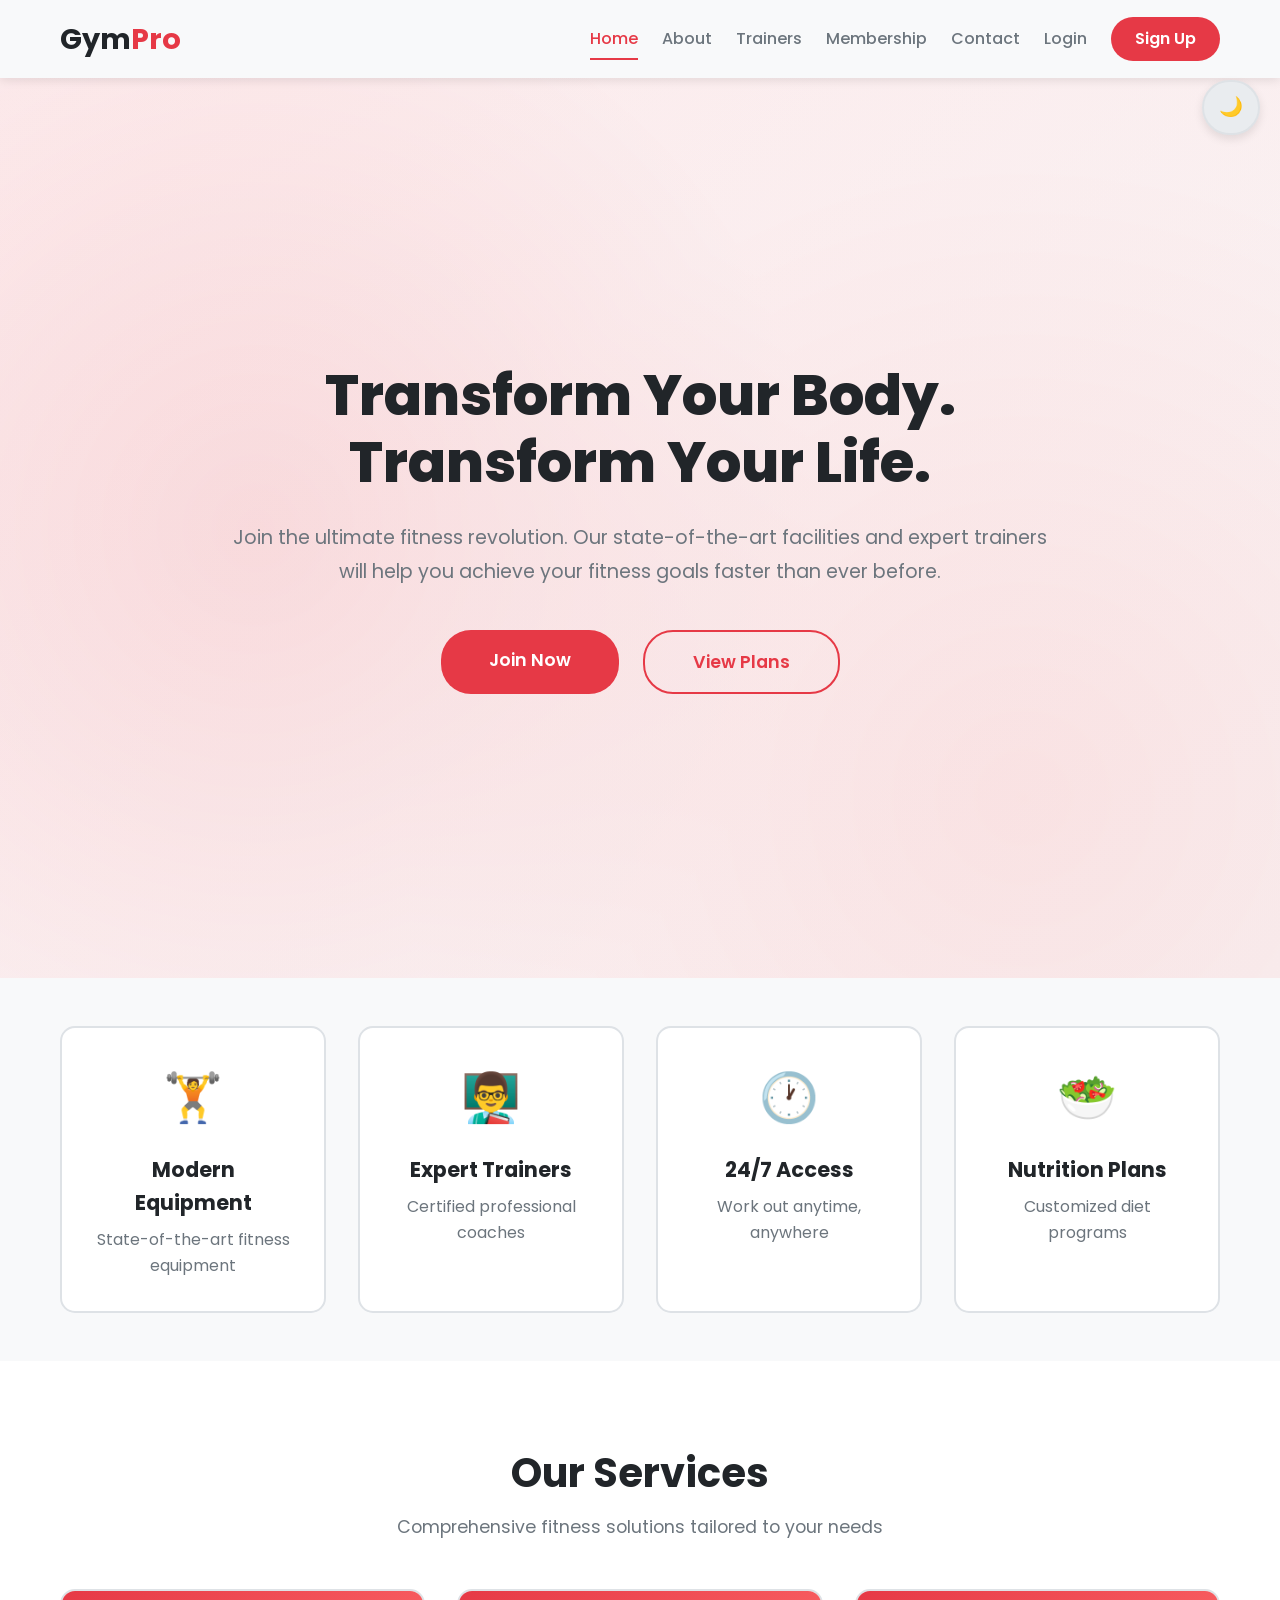
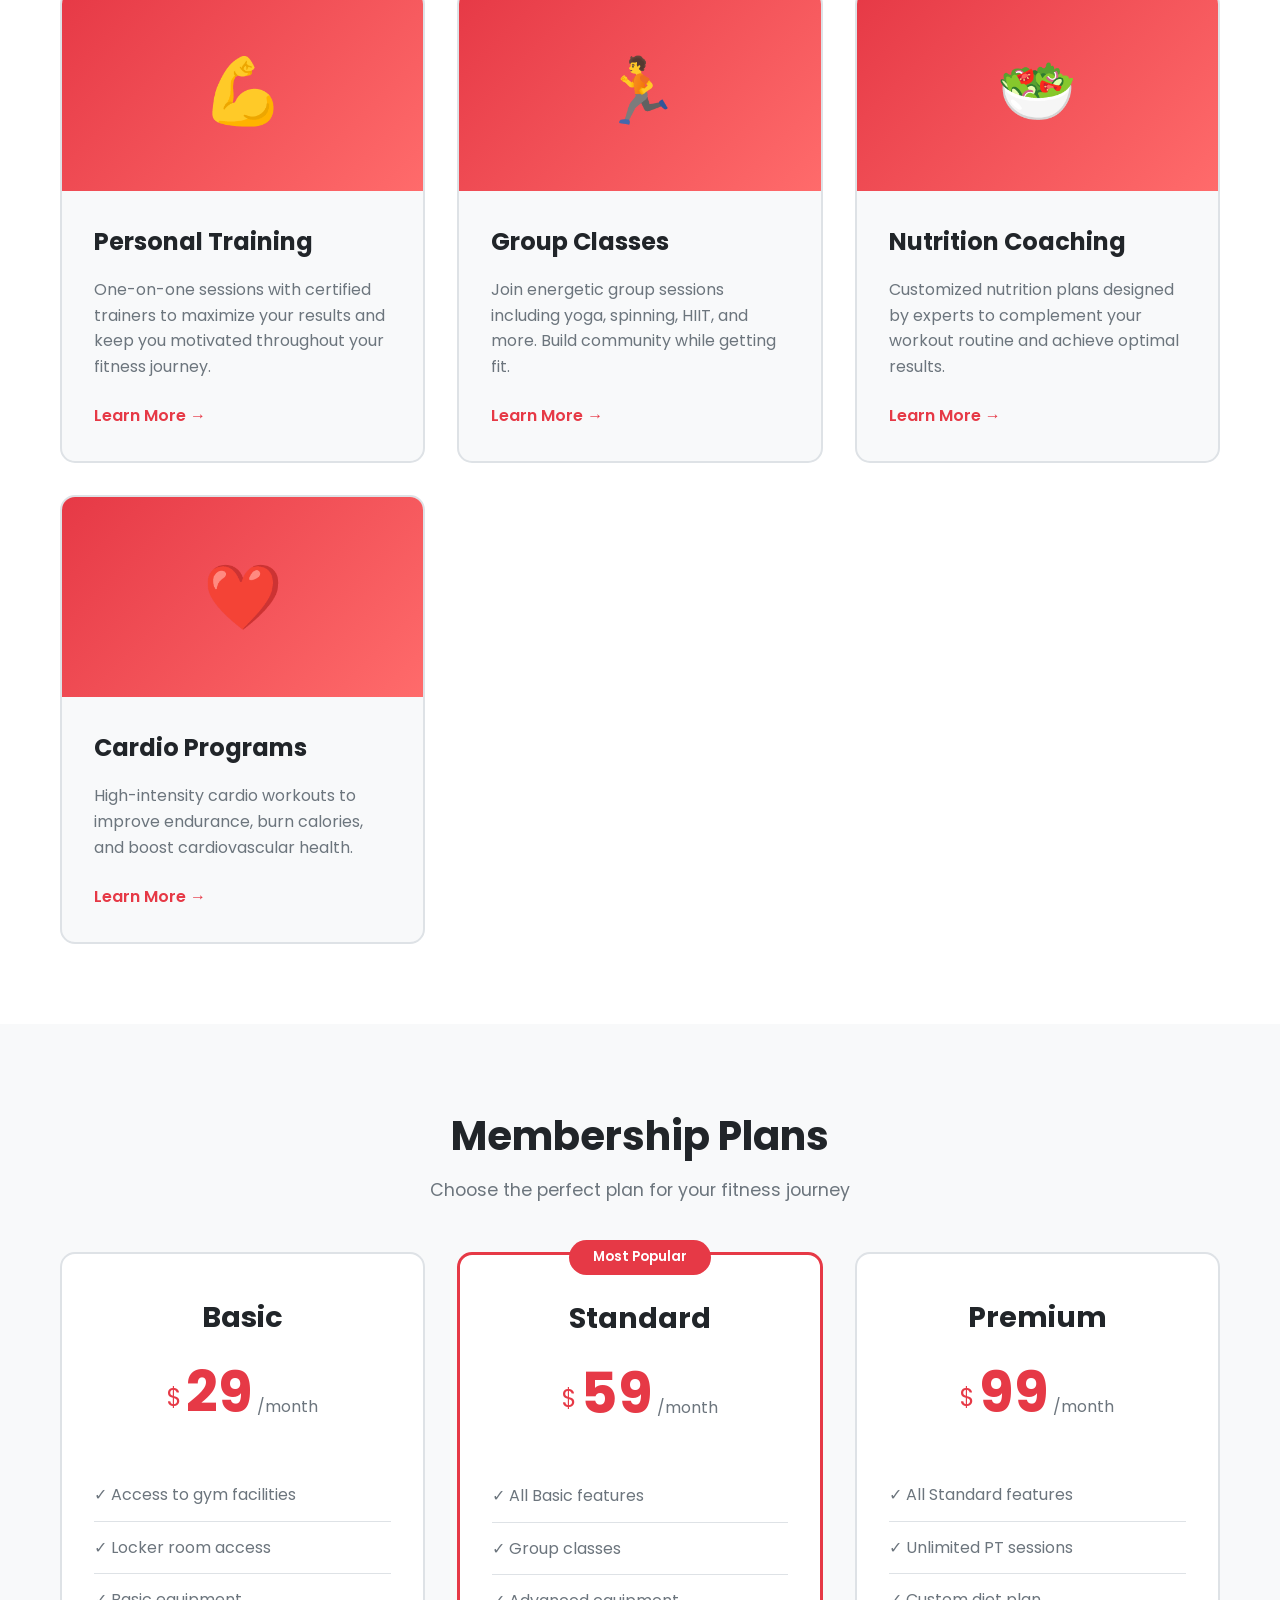
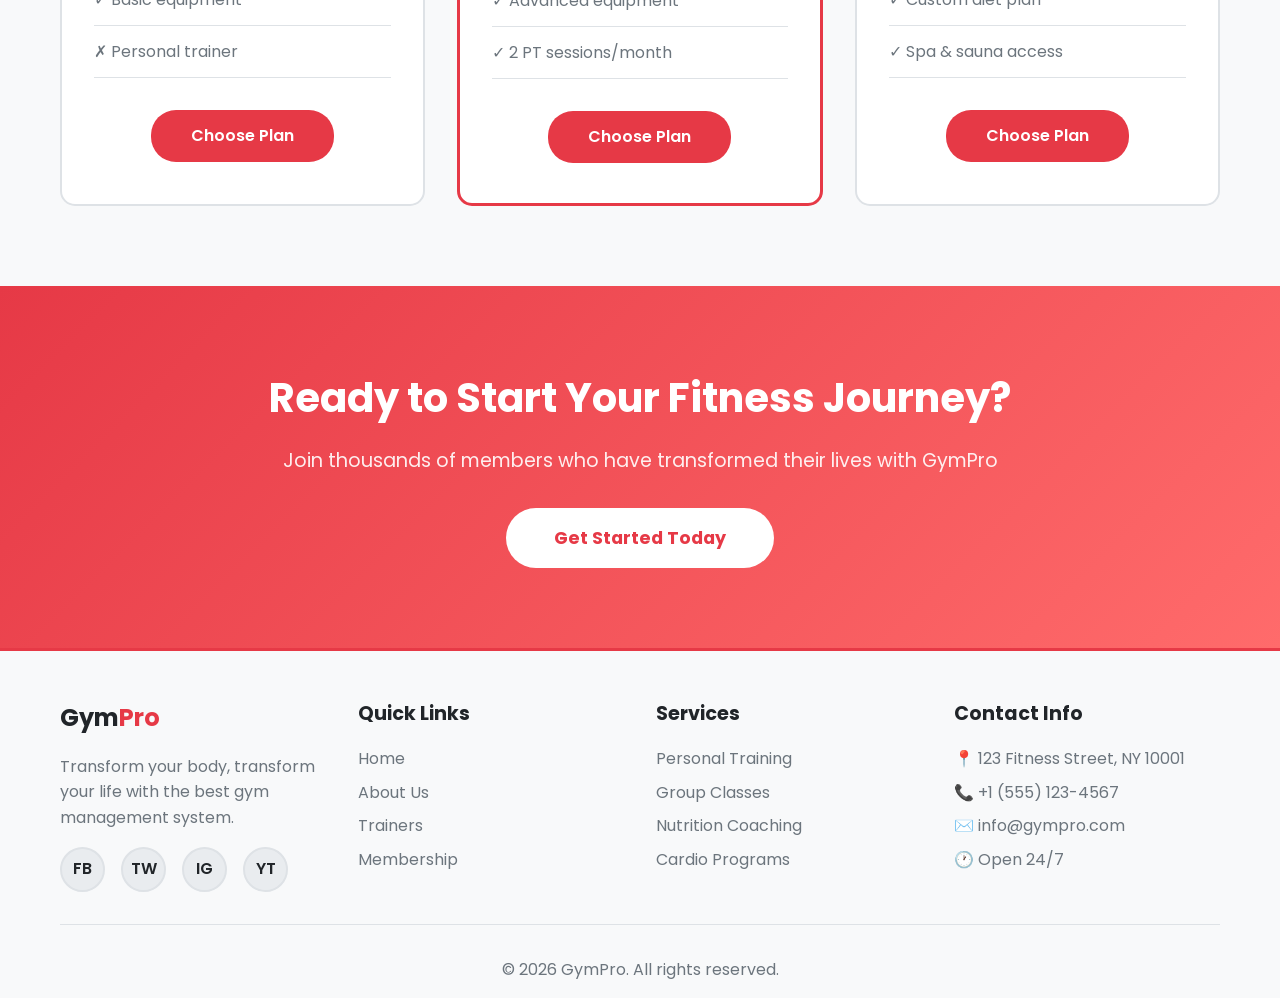
<file: index.html>
<!DOCTYPE html>
<html lang="en">
<head>
    <meta charset="UTF-8">
    <meta name="viewport" content="width=device-width, initial-scale=1.0">
    <meta name="description" content="GymPro - Transform Your Body, Transform Your Life">
    <title>GymPro - Home</title>
    <link rel="stylesheet" href="style.css">
    <!-- Google Fonts -->
    <link href="https://fonts.googleapis.com/css2?family=Poppins:wght@300;400;500;600;700;800&display=swap" rel="stylesheet">
</head>
<body>
    <!-- Theme Toggle (Pure CSS) -->
    <input type="checkbox" id="theme-toggle" class="theme-toggle-checkbox">
    
    <!-- Navigation Bar -->
    <nav class="navbar">
        <div class="container">
            <div class="nav-wrapper">
                <div class="logo">
                    <a href="index.html">Gym<span>Pro</span></a>
                </div>
                <input type="checkbox" id="hamburger-menu" class="hamburger-checkbox">
                <label class="hamburger-toggle" for="hamburger-menu">
                    <span></span>
                    <span></span>
                    <span></span>
                </label>
                <ul class="nav-menu">
                    <li><a href="index.html" class="nav-link active">Home</a></li>
                    <li><a href="about.html" class="nav-link">About</a></li>
                    <li><a href="trainers.html" class="nav-link">Trainers</a></li>
                    <li><a href="membership.html" class="nav-link">Membership</a></li>
                    <li><a href="contact.html" class="nav-link">Contact</a></li>
                    <li><a href="login.html" class="nav-link">Login</a></li>
                    <li><a href="signup.html" class="btn-nav">Sign Up</a></li>
                </ul>
                <!-- Theme Toggle Button -->
                <label for="theme-toggle" class="theme-toggle-btn">
                    <span class="sun-icon">☀️</span>
                    <span class="moon-icon">🌙</span>
                </label>
            </div>
        </div>
    </nav>

    <!-- Hero Section -->
    <section class="hero">
        <div class="hero-overlay"></div>
        <div class="container">
            <div class="hero-content">
                <h1 class="hero-title">Transform Your Body.<br>Transform Your Life.</h1>
                <p class="hero-text">Join the ultimate fitness revolution. Our state-of-the-art facilities and expert trainers will help you achieve your fitness goals faster than ever before.</p>
                <div class="hero-buttons">
                    <a href="signup.html" class="btn-primary">Join Now</a>
                    <a href="membership.html" class="btn-secondary">View Plans</a>
                </div>
            </div>
        </div>
    </section>

    <!-- Features Section -->
    <section class="features">
        <div class="container">
            <div class="features-grid">
                <div class="feature-box">
                    <div class="feature-icon">🏋️</div>
                    <h3>Modern Equipment</h3>
                    <p>State-of-the-art fitness equipment</p>
                </div>
                <div class="feature-box">
                    <div class="feature-icon">👨‍🏫</div>
                    <h3>Expert Trainers</h3>
                    <p>Certified professional coaches</p>
                </div>
                <div class="feature-box">
                    <div class="feature-icon">🕐</div>
                    <h3>24/7 Access</h3>
                    <p>Work out anytime, anywhere</p>
                </div>
                <div class="feature-box">
                    <div class="feature-icon">🥗</div>
                    <h3>Nutrition Plans</h3>
                    <p>Customized diet programs</p>
                </div>
            </div>
        </div>
    </section>

    <!-- Services Section -->
    <section class="services">
        <div class="container">
            <div class="section-header">
                <h2 class="section-title">Our Services</h2>
                <p class="section-subtitle">Comprehensive fitness solutions tailored to your needs</p>
            </div>
            <div class="services-grid">
                <div class="service-card">
                    <div class="service-image">
                        <div class="image-placeholder">💪</div>
                    </div>
                    <div class="service-content">
                        <h3>Personal Training</h3>
                        <p>One-on-one sessions with certified trainers to maximize your results and keep you motivated throughout your fitness journey.</p>
                        <a href="trainers.html" class="service-link">Learn More →</a>
                    </div>
                </div>
                <div class="service-card">
                    <div class="service-image">
                        <div class="image-placeholder">🏃</div>
                    </div>
                    <div class="service-content">
                        <h3>Group Classes</h3>
                        <p>Join energetic group sessions including yoga, spinning, HIIT, and more. Build community while getting fit.</p>
                        <a href="membership.html" class="service-link">Learn More →</a>
                    </div>
                </div>
                <div class="service-card">
                    <div class="service-image">
                        <div class="image-placeholder">🥗</div>
                    </div>
                    <div class="service-content">
                        <h3>Nutrition Coaching</h3>
                        <p>Customized nutrition plans designed by experts to complement your workout routine and achieve optimal results.</p>
                        <a href="contact.html" class="service-link">Learn More →</a>
                    </div>
                </div>
                <div class="service-card">
                    <div class="service-image">
                        <div class="image-placeholder">❤️</div>
                    </div>
                    <div class="service-content">
                        <h3>Cardio Programs</h3>
                        <p>High-intensity cardio workouts to improve endurance, burn calories, and boost cardiovascular health.</p>
                        <a href="membership.html" class="service-link">Learn More →</a>
                    </div>
                </div>
            </div>
        </div>
    </section>

    <!-- Quick Membership Preview -->
    <section class="membership-preview">
        <div class="container">
            <div class="section-header">
                <h2 class="section-title">Membership Plans</h2>
                <p class="section-subtitle">Choose the perfect plan for your fitness journey</p>
            </div>
            <div class="plans-grid">
                <div class="plan-card">
                    <h3 class="plan-name">Basic</h3>
                    <div class="plan-price">
                        <span class="currency">$</span>
                        <span class="amount">29</span>
                        <span class="period">/month</span>
                    </div>
                    <ul class="plan-features">
                        <li>✓ Access to gym facilities</li>
                        <li>✓ Locker room access</li>
                        <li>✓ Basic equipment</li>
                        <li>✗ Personal trainer</li>
                    </ul>
                    <a href="membership.html" class="btn-plan">Choose Plan</a>
                </div>
                <div class="plan-card popular">
                    <div class="popular-badge">Most Popular</div>
                    <h3 class="plan-name">Standard</h3>
                    <div class="plan-price">
                        <span class="currency">$</span>
                        <span class="amount">59</span>
                        <span class="period">/month</span>
                    </div>
                    <ul class="plan-features">
                        <li>✓ All Basic features</li>
                        <li>✓ Group classes</li>
                        <li>✓ Advanced equipment</li>
                        <li>✓ 2 PT sessions/month</li>
                    </ul>
                    <a href="membership.html" class="btn-plan">Choose Plan</a>
                </div>
                <div class="plan-card">
                    <h3 class="plan-name">Premium</h3>
                    <div class="plan-price">
                        <span class="currency">$</span>
                        <span class="amount">99</span>
                        <span class="period">/month</span>
                    </div>
                    <ul class="plan-features">
                        <li>✓ All Standard features</li>
                        <li>✓ Unlimited PT sessions</li>
                        <li>✓ Custom diet plan</li>
                        <li>✓ Spa & sauna access</li>
                    </ul>
                    <a href="membership.html" class="btn-plan">Choose Plan</a>
                </div>
            </div>
        </div>
    </section>

    <!-- CTA Section -->
    <section class="cta-section">
        <div class="container">
            <div class="cta-content">
                <h2>Ready to Start Your Fitness Journey?</h2>
                <p>Join thousands of members who have transformed their lives with GymPro</p>
                <a href="signup.html" class="btn-cta">Get Started Today</a>
            </div>
        </div>
    </section>

    <!-- Footer -->
    <footer class="footer">
        <div class="container">
            <div class="footer-content">
                <div class="footer-section">
                    <h3 class="footer-logo">Gym<span>Pro</span></h3>
                    <p>Transform your body, transform your life with the best gym management system.</p>
                    <div class="social-icons">
                        <a href="#" class="social-icon">FB</a>
                        <a href="#" class="social-icon">TW</a>
                        <a href="#" class="social-icon">IG</a>
                        <a href="#" class="social-icon">YT</a>
                    </div>
                </div>
                <div class="footer-section">
                    <h4>Quick Links</h4>
                    <ul>
                        <li><a href="index.html">Home</a></li>
                        <li><a href="about.html">About Us</a></li>
                        <li><a href="trainers.html">Trainers</a></li>
                        <li><a href="membership.html">Membership</a></li>
                    </ul>
                </div>
                <div class="footer-section">
                    <h4>Services</h4>
                    <ul>
                        <li><a href="#">Personal Training</a></li>
                        <li><a href="#">Group Classes</a></li>
                        <li><a href="#">Nutrition Coaching</a></li>
                        <li><a href="#">Cardio Programs</a></li>
                    </ul>
                </div>
                <div class="footer-section">
                    <h4>Contact Info</h4>
                    <ul class="contact-list">
                        <li>📍 123 Fitness Street, NY 10001</li>
                        <li>📞 +1 (555) 123-4567</li>
                        <li>✉️ info@gympro.com</li>
                        <li>🕐 Open 24/7</li>
                    </ul>
                </div>
            </div>
            <div class="footer-bottom">
                <p>&copy; 2026 GymPro. All rights reserved.</p>
            </div>
        </div>
    </footer>
</body>
</html>
</file>
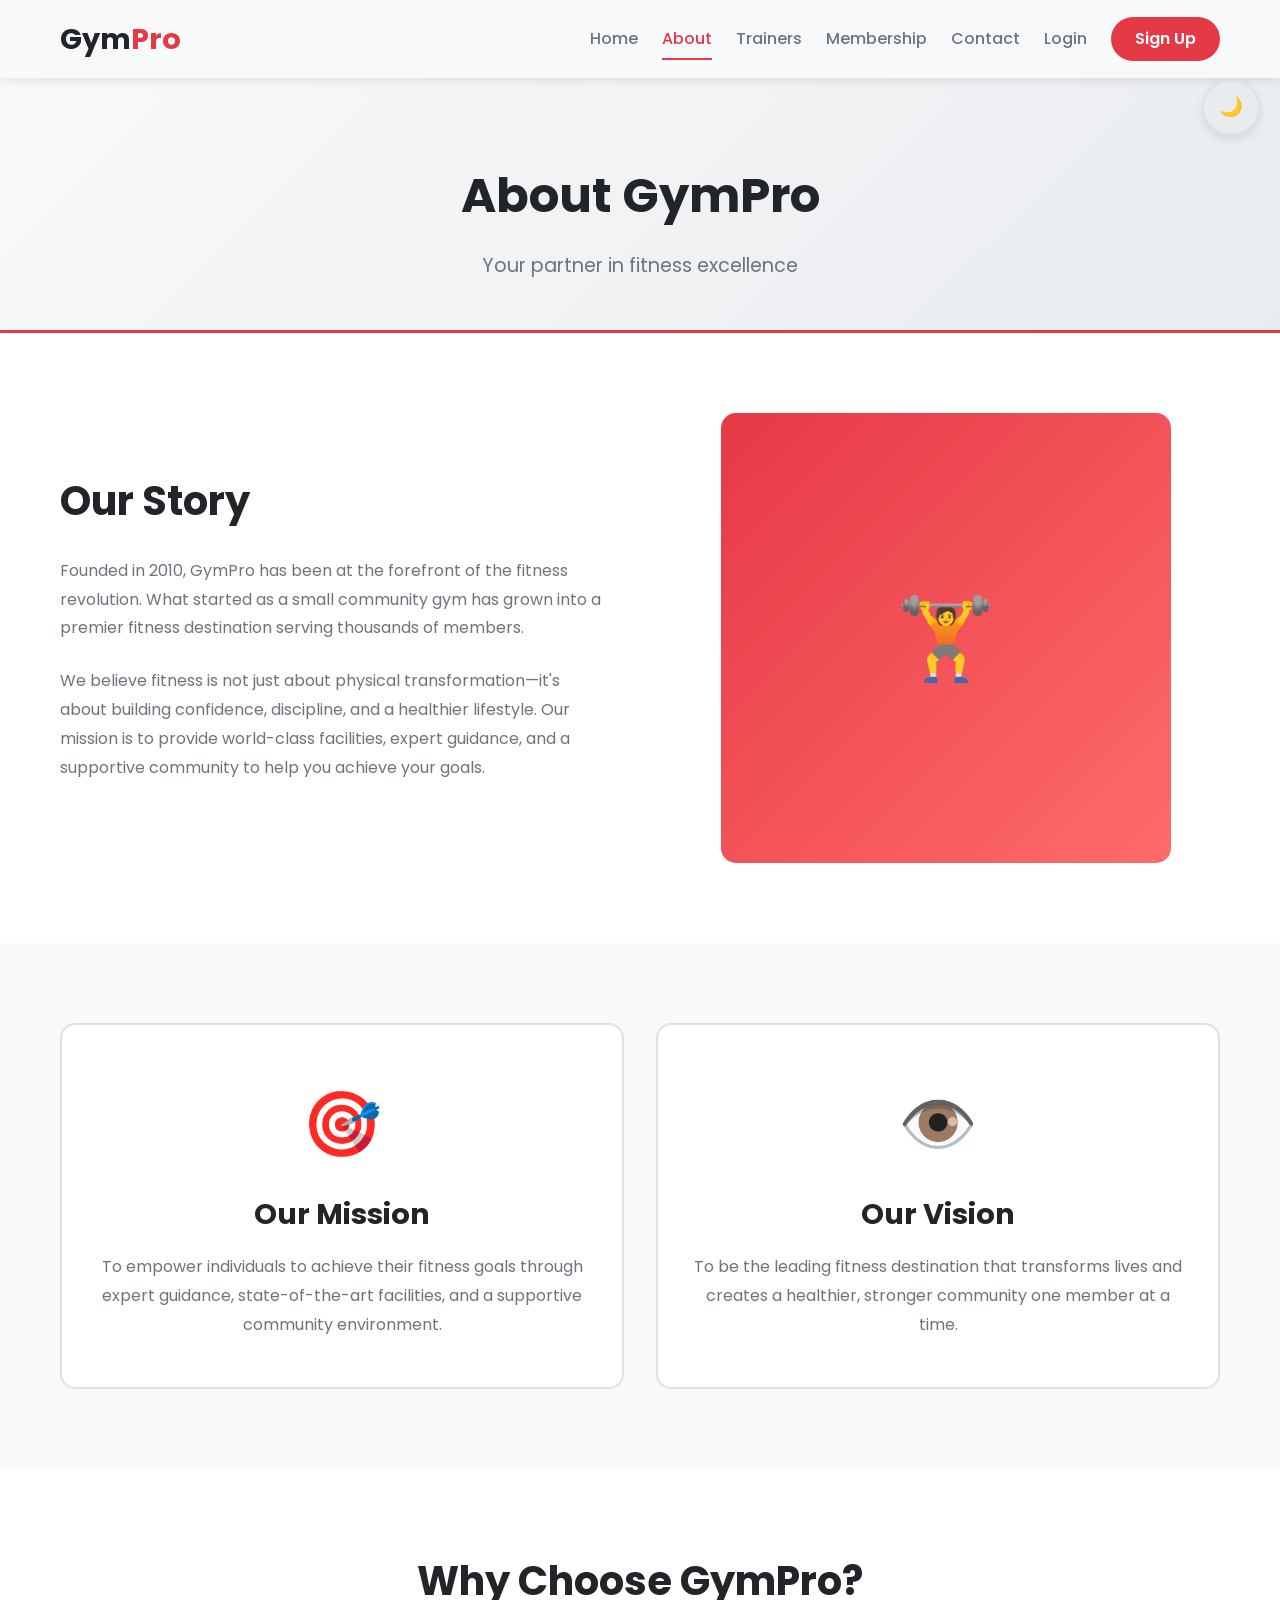
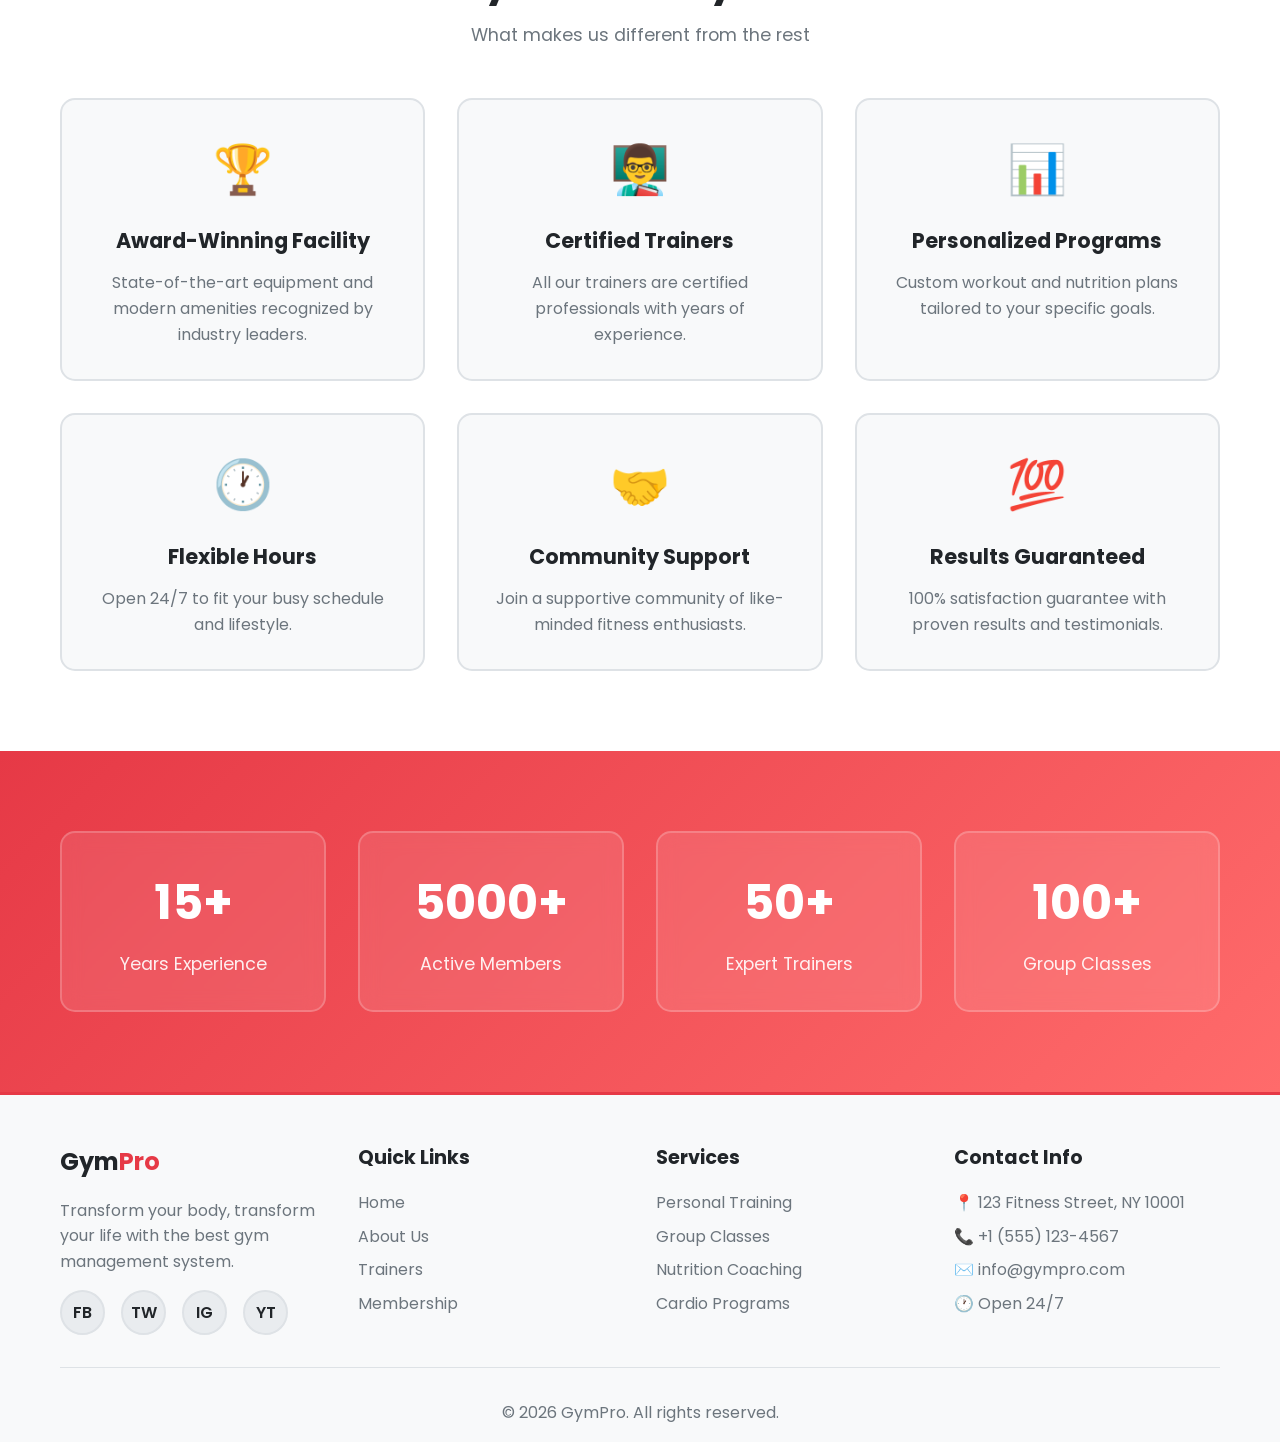
<file: about.html>
<!DOCTYPE html>
<html lang="en">
<head>
    <meta charset="UTF-8">
    <meta name="viewport" content="width=device-width, initial-scale=1.0">
    <meta name="description" content="About GymPro - Our Story and Mission">
    <title>About Us - GymPro</title>
    <link rel="stylesheet" href="style.css">
    <!-- Google Fonts -->
    <link href="https://fonts.googleapis.com/css2?family=Poppins:wght@300;400;500;600;700;800&display=swap" rel="stylesheet">
</head>
<body>
    <!-- Theme Toggle -->
    <input type="checkbox" id="theme-toggle" class="theme-toggle-checkbox">
    
    <!-- Navigation Bar -->
    <nav class="navbar">
        <div class="container">
            <div class="nav-wrapper">
                <div class="logo">
                    <a href="index.html">Gym<span>Pro</span></a>
                </div>
                <input type="checkbox" id="hamburger-menu" class="hamburger-checkbox">
                <label class="hamburger-toggle" for="hamburger-menu">
                    <span></span>
                    <span></span>
                    <span></span>
                </label>
                <ul class="nav-menu">
                    <li><a href="index.html" class="nav-link">Home</a></li>
                    <li><a href="about.html" class="nav-link active">About</a></li>
                    <li><a href="trainers.html" class="nav-link">Trainers</a></li>
                    <li><a href="membership.html" class="nav-link">Membership</a></li>
                    <li><a href="contact.html" class="nav-link">Contact</a></li>
                    <li><a href="login.html" class="nav-link">Login</a></li>
                    <li><a href="signup.html" class="btn-nav">Sign Up</a></li>
                </ul>
                <label for="theme-toggle" class="theme-toggle-btn">
                    <span class="sun-icon">☀️</span>
                    <span class="moon-icon">🌙</span>
                </label>
            </div>
        </div>
    </nav>

    <!-- Page Header -->
    <section class="page-header">
        <div class="container">
            <h1>About GymPro</h1>
            <p>Your partner in fitness excellence</p>
        </div>
    </section>

    <!-- About Content -->
    <section class="about-section">
        <div class="container">
            <div class="about-grid">
                <div class="about-text">
                    <h2>Our Story</h2>
                    <p>Founded in 2010, GymPro has been at the forefront of the fitness revolution. What started as a small community gym has grown into a premier fitness destination serving thousands of members.</p>
                    <p>We believe fitness is not just about physical transformation—it's about building confidence, discipline, and a healthier lifestyle. Our mission is to provide world-class facilities, expert guidance, and a supportive community to help you achieve your goals.</p>
                </div>
                <div class="about-image">
                    <div class="image-placeholder-large">🏋️</div>
                </div>
            </div>
        </div>
    </section>

    <!-- Mission & Vision -->
    <section class="mission-vision">
        <div class="container">
            <div class="mv-grid">
                <div class="mv-card">
                    <div class="mv-icon">🎯</div>
                    <h3>Our Mission</h3>
                    <p>To empower individuals to achieve their fitness goals through expert guidance, state-of-the-art facilities, and a supportive community environment.</p>
                </div>
                <div class="mv-card">
                    <div class="mv-icon">👁️</div>
                    <h3>Our Vision</h3>
                    <p>To be the leading fitness destination that transforms lives and creates a healthier, stronger community one member at a time.</p>
                </div>
            </div>
        </div>
    </section>

    <!-- Why Choose Us -->
    <section class="why-choose">
        <div class="container">
            <div class="section-header">
                <h2 class="section-title">Why Choose GymPro?</h2>
                <p class="section-subtitle">What makes us different from the rest</p>
            </div>
            <div class="why-grid">
                <div class="why-card">
                    <div class="why-icon">🏆</div>
                    <h3>Award-Winning Facility</h3>
                    <p>State-of-the-art equipment and modern amenities recognized by industry leaders.</p>
                </div>
                <div class="why-card">
                    <div class="why-icon">👨‍🏫</div>
                    <h3>Certified Trainers</h3>
                    <p>All our trainers are certified professionals with years of experience.</p>
                </div>
                <div class="why-card">
                    <div class="why-icon">📊</div>
                    <h3>Personalized Programs</h3>
                    <p>Custom workout and nutrition plans tailored to your specific goals.</p>
                </div>
                <div class="why-card">
                    <div class="why-icon">🕐</div>
                    <h3>Flexible Hours</h3>
                    <p>Open 24/7 to fit your busy schedule and lifestyle.</p>
                </div>
                <div class="why-card">
                    <div class="why-icon">🤝</div>
                    <h3>Community Support</h3>
                    <p>Join a supportive community of like-minded fitness enthusiasts.</p>
                </div>
                <div class="why-card">
                    <div class="why-icon">💯</div>
                    <h3>Results Guaranteed</h3>
                    <p>100% satisfaction guarantee with proven results and testimonials.</p>
                </div>
            </div>
        </div>
    </section>

    <!-- Stats Section -->
    <section class="stats-section">
        <div class="container">
            <div class="stats-grid">
                <div class="stat-box">
                    <div class="stat-number">15+</div>
                    <div class="stat-label">Years Experience</div>
                </div>
                <div class="stat-box">
                    <div class="stat-number">5000+</div>
                    <div class="stat-label">Active Members</div>
                </div>
                <div class="stat-box">
                    <div class="stat-number">50+</div>
                    <div class="stat-label">Expert Trainers</div>
                </div>
                <div class="stat-box">
                    <div class="stat-number">100+</div>
                    <div class="stat-label">Group Classes</div>
                </div>
            </div>
        </div>
    </section>

    <!-- Footer -->
    <footer class="footer">
        <div class="container">
            <div class="footer-content">
                <div class="footer-section">
                    <h3 class="footer-logo">Gym<span>Pro</span></h3>
                    <p>Transform your body, transform your life with the best gym management system.</p>
                    <div class="social-icons">
                        <a href="#" class="social-icon">FB</a>
                        <a href="#" class="social-icon">TW</a>
                        <a href="#" class="social-icon">IG</a>
                        <a href="#" class="social-icon">YT</a>
                    </div>
                </div>
                <div class="footer-section">
                    <h4>Quick Links</h4>
                    <ul>
                        <li><a href="index.html">Home</a></li>
                        <li><a href="about.html">About Us</a></li>
                        <li><a href="trainers.html">Trainers</a></li>
                        <li><a href="membership.html">Membership</a></li>
                    </ul>
                </div>
                <div class="footer-section">
                    <h4>Services</h4>
                    <ul>
                        <li><a href="#">Personal Training</a></li>
                        <li><a href="#">Group Classes</a></li>
                        <li><a href="#">Nutrition Coaching</a></li>
                        <li><a href="#">Cardio Programs</a></li>
                    </ul>
                </div>
                <div class="footer-section">
                    <h4>Contact Info</h4>
                    <ul class="contact-list">
                        <li>📍 123 Fitness Street, NY 10001</li>
                        <li>📞 +1 (555) 123-4567</li>
                        <li>✉️ info@gympro.com</li>
                        <li>🕐 Open 24/7</li>
                    </ul>
                </div>
            </div>
            <div class="footer-bottom">
                <p>&copy; 2026 GymPro. All rights reserved.</p>
            </div>
        </div>
    </footer>
</body>
</html>
</file>
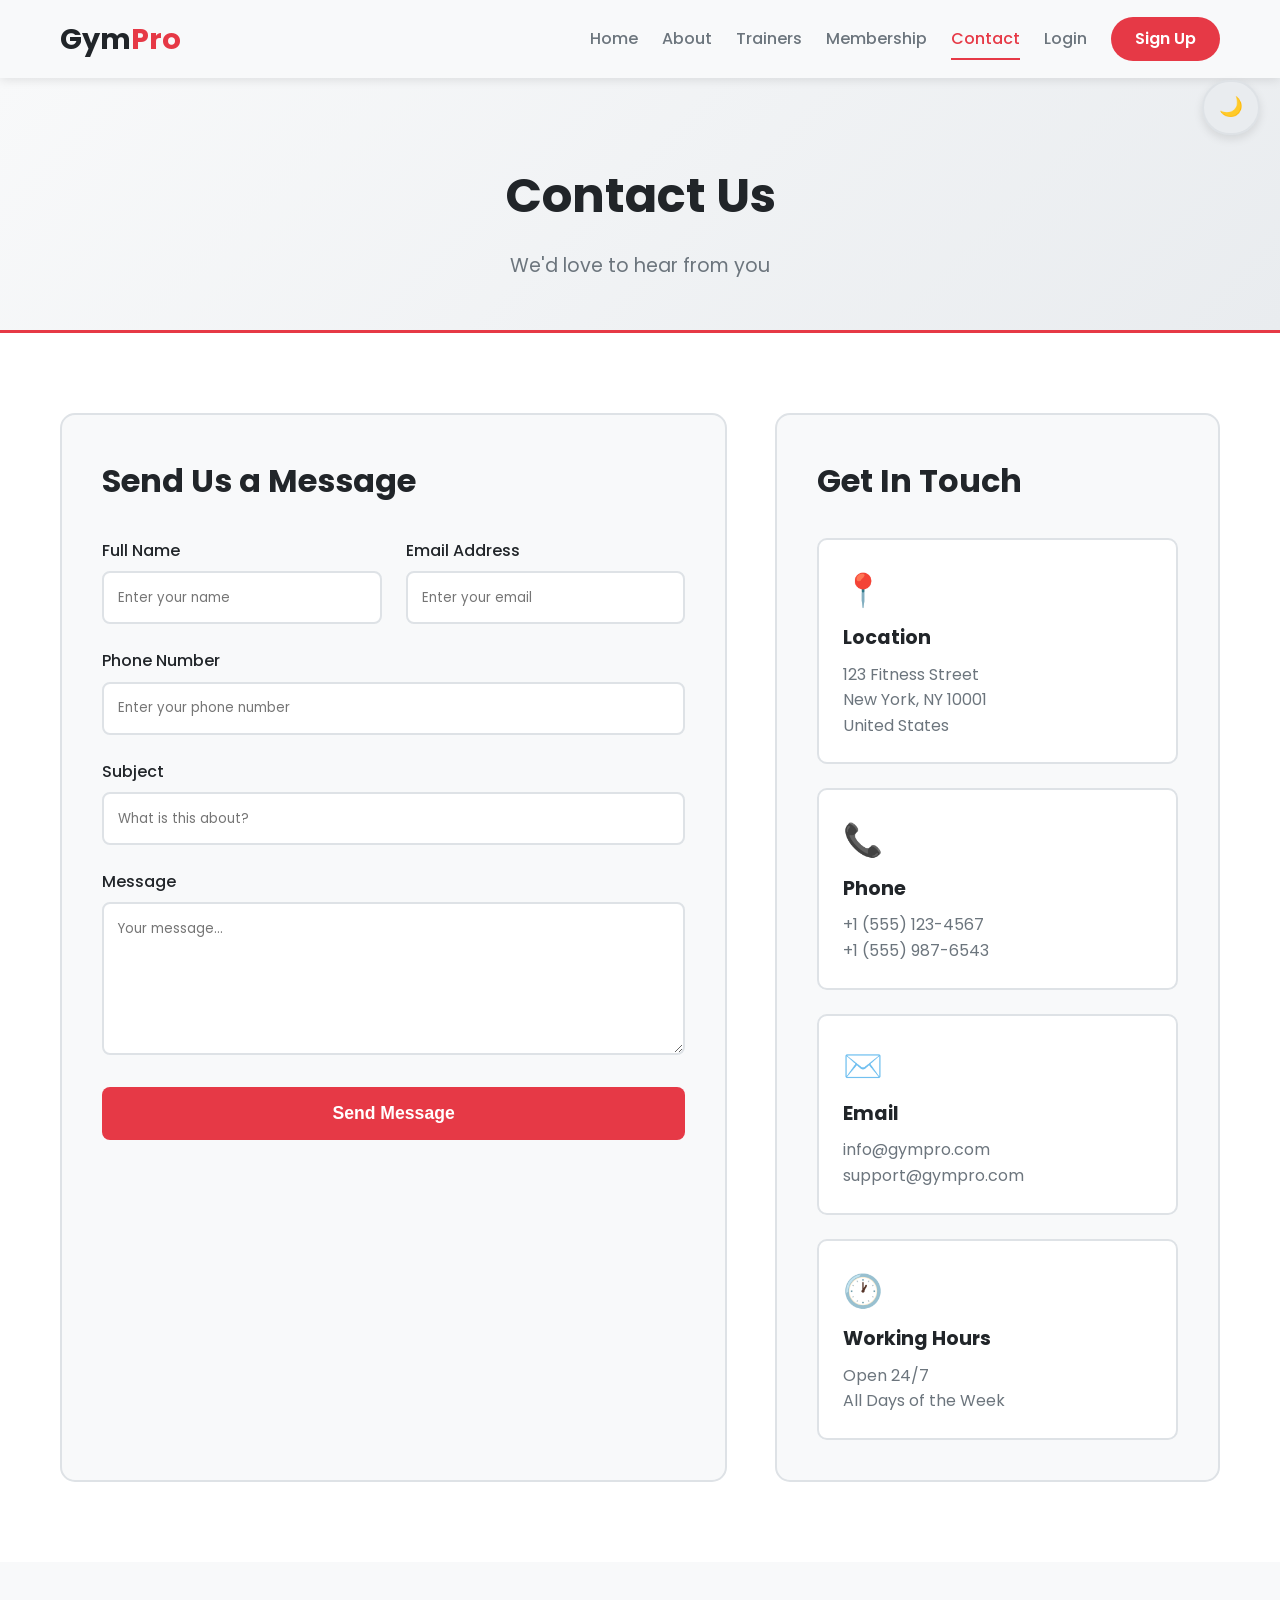
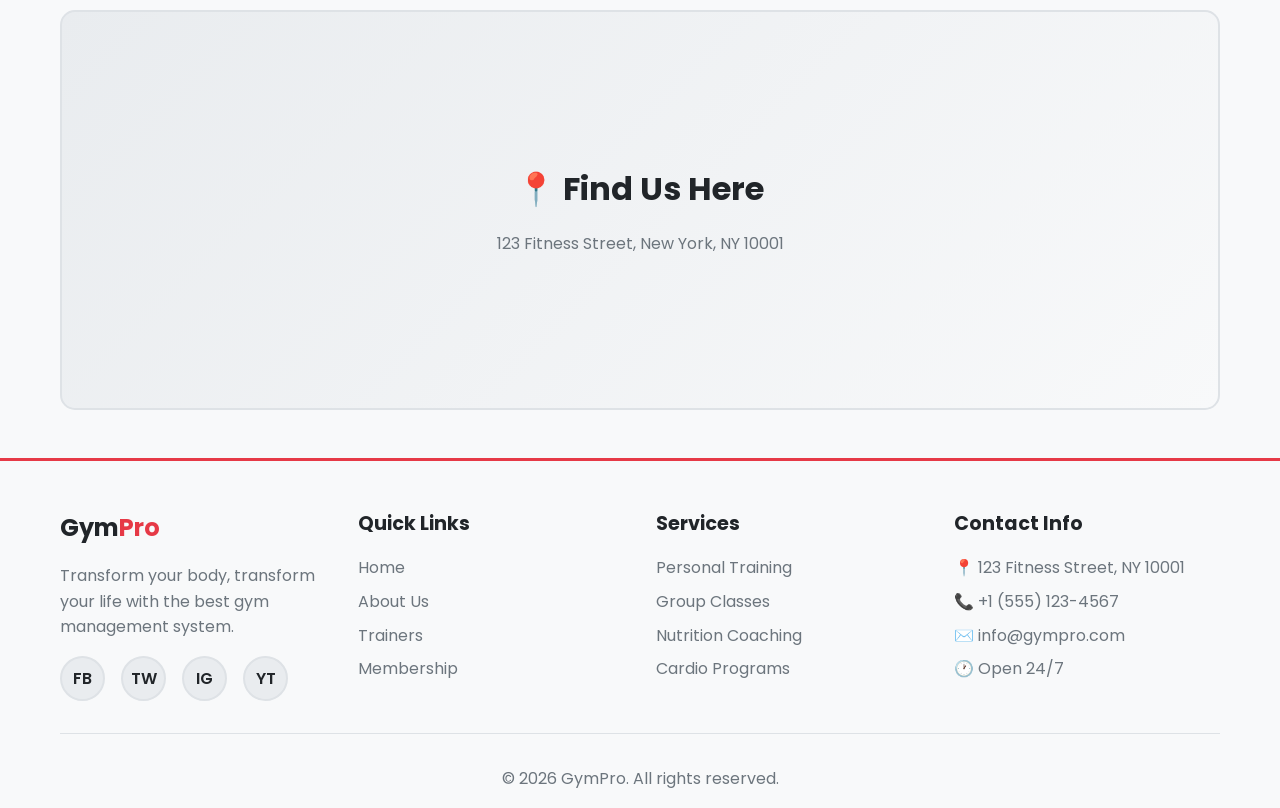
<file: contact.html>
<!DOCTYPE html>
<html lang="en">
<head>
    <meta charset="UTF-8">
    <meta name="viewport" content="width=device-width, initial-scale=1.0">
    <meta name="description" content="Contact GymPro - Get In Touch">
    <title>Contact Us - GymPro</title>
    <link rel="stylesheet" href="style.css">
    <!-- Google Fonts -->
    <link href="https://fonts.googleapis.com/css2?family=Poppins:wght@300;400;500;600;700;800&display=swap" rel="stylesheet">
</head>
<body>
    <!-- Theme Toggle -->
    <input type="checkbox" id="theme-toggle" class="theme-toggle-checkbox">
    
    <!-- Navigation Bar -->
    <nav class="navbar">
        <div class="container">
            <div class="nav-wrapper">
                <div class="logo">
                    <a href="index.html">Gym<span>Pro</span></a>
                </div>
                <input type="checkbox" id="hamburger-menu" class="hamburger-checkbox">
                <label class="hamburger-toggle" for="hamburger-menu">
                    <span></span>
                    <span></span>
                    <span></span>
                </label>
                <ul class="nav-menu">
                    <li><a href="index.html" class="nav-link">Home</a></li>
                    <li><a href="about.html" class="nav-link">About</a></li>
                    <li><a href="trainers.html" class="nav-link">Trainers</a></li>
                    <li><a href="membership.html" class="nav-link">Membership</a></li>
                    <li><a href="contact.html" class="nav-link active">Contact</a></li>
                    <li><a href="login.html" class="nav-link">Login</a></li>
                    <li><a href="signup.html" class="btn-nav">Sign Up</a></li>
                </ul>
                <label for="theme-toggle" class="theme-toggle-btn">
                    <span class="sun-icon">☀️</span>
                    <span class="moon-icon">🌙</span>
                </label>
            </div>
        </div>
    </nav>

    <!-- Page Header -->
    <section class="page-header">
        <div class="container">
            <h1>Contact Us</h1>
            <p>We'd love to hear from you</p>
        </div>
    </section>

    <!-- Contact Section -->
    <section class="contact-section">
        <div class="container">
            <div class="contact-grid">
                <!-- Contact Form -->
                <div class="contact-form-wrapper">
                    <h2>Send Us a Message</h2>
                    <form class="contact-form">
                        <div class="form-row">
                            <div class="form-group">
                                <label for="name">Full Name</label>
                                <input type="text" id="name" name="name" placeholder="Enter your name" required>
                            </div>
                            <div class="form-group">
                                <label for="email">Email Address</label>
                                <input type="email" id="email" name="email" placeholder="Enter your email" required>
                            </div>
                        </div>
                        <div class="form-group">
                            <label for="phone">Phone Number</label>
                            <input type="tel" id="phone" name="phone" placeholder="Enter your phone number">
                        </div>
                        <div class="form-group">
                            <label for="subject">Subject</label>
                            <input type="text" id="subject" name="subject" placeholder="What is this about?" required>
                        </div>
                        <div class="form-group">
                            <label for="message">Message</label>
                            <textarea id="message" name="message" rows="6" placeholder="Your message..." required></textarea>
                        </div>
                        <button type="submit" class="btn-submit">Send Message</button>
                    </form>
                </div>

                <!-- Contact Info -->
                <div class="contact-info-wrapper">
                    <h2>Get In Touch</h2>
                    <div class="contact-info-grid">
                        <div class="info-card">
                            <div class="info-icon">📍</div>
                            <h3>Location</h3>
                            <p>123 Fitness Street<br>New York, NY 10001<br>United States</p>
                        </div>
                        <div class="info-card">
                            <div class="info-icon">📞</div>
                            <h3>Phone</h3>
                            <p>+1 (555) 123-4567<br>+1 (555) 987-6543</p>
                        </div>
                        <div class="info-card">
                            <div class="info-icon">✉️</div>
                            <h3>Email</h3>
                            <p>info@gympro.com<br>support@gympro.com</p>
                        </div>
                        <div class="info-card">
                            <div class="info-icon">🕐</div>
                            <h3>Working Hours</h3>
                            <p>Open 24/7<br>All Days of the Week</p>
                        </div>
                    </div>
                </div>
            </div>
        </div>
    </section>

    <!-- Map Section -->
    <section class="map-section">
        <div class="container">
            <div class="map-placeholder">
                <div class="map-content">
                    <h3>📍 Find Us Here</h3>
                    <p>123 Fitness Street, New York, NY 10001</p>
                </div>
            </div>
        </div>
    </section>

    <!-- Footer -->
    <footer class="footer">
        <div class="container">
            <div class="footer-content">
                <div class="footer-section">
                    <h3 class="footer-logo">Gym<span>Pro</span></h3>
                    <p>Transform your body, transform your life with the best gym management system.</p>
                    <div class="social-icons">
                        <a href="#" class="social-icon">FB</a>
                        <a href="#" class="social-icon">TW</a>
                        <a href="#" class="social-icon">IG</a>
                        <a href="#" class="social-icon">YT</a>
                    </div>
                </div>
                <div class="footer-section">
                    <h4>Quick Links</h4>
                    <ul>
                        <li><a href="index.html">Home</a></li>
                        <li><a href="about.html">About Us</a></li>
                        <li><a href="trainers.html">Trainers</a></li>
                        <li><a href="membership.html">Membership</a></li>
                    </ul>
                </div>
                <div class="footer-section">
                    <h4>Services</h4>
                    <ul>
                        <li><a href="#">Personal Training</a></li>
                        <li><a href="#">Group Classes</a></li>
                        <li><a href="#">Nutrition Coaching</a></li>
                        <li><a href="#">Cardio Programs</a></li>
                    </ul>
                </div>
                <div class="footer-section">
                    <h4>Contact Info</h4>
                    <ul class="contact-list">
                        <li>📍 123 Fitness Street, NY 10001</li>
                        <li>📞 +1 (555) 123-4567</li>
                        <li>✉️ info@gympro.com</li>
                        <li>🕐 Open 24/7</li>
                    </ul>
                </div>
            </div>
            <div class="footer-bottom">
                <p>&copy; 2026 GymPro. All rights reserved.</p>
            </div>
        </div>
    </footer>
</body>
</html>
</file>
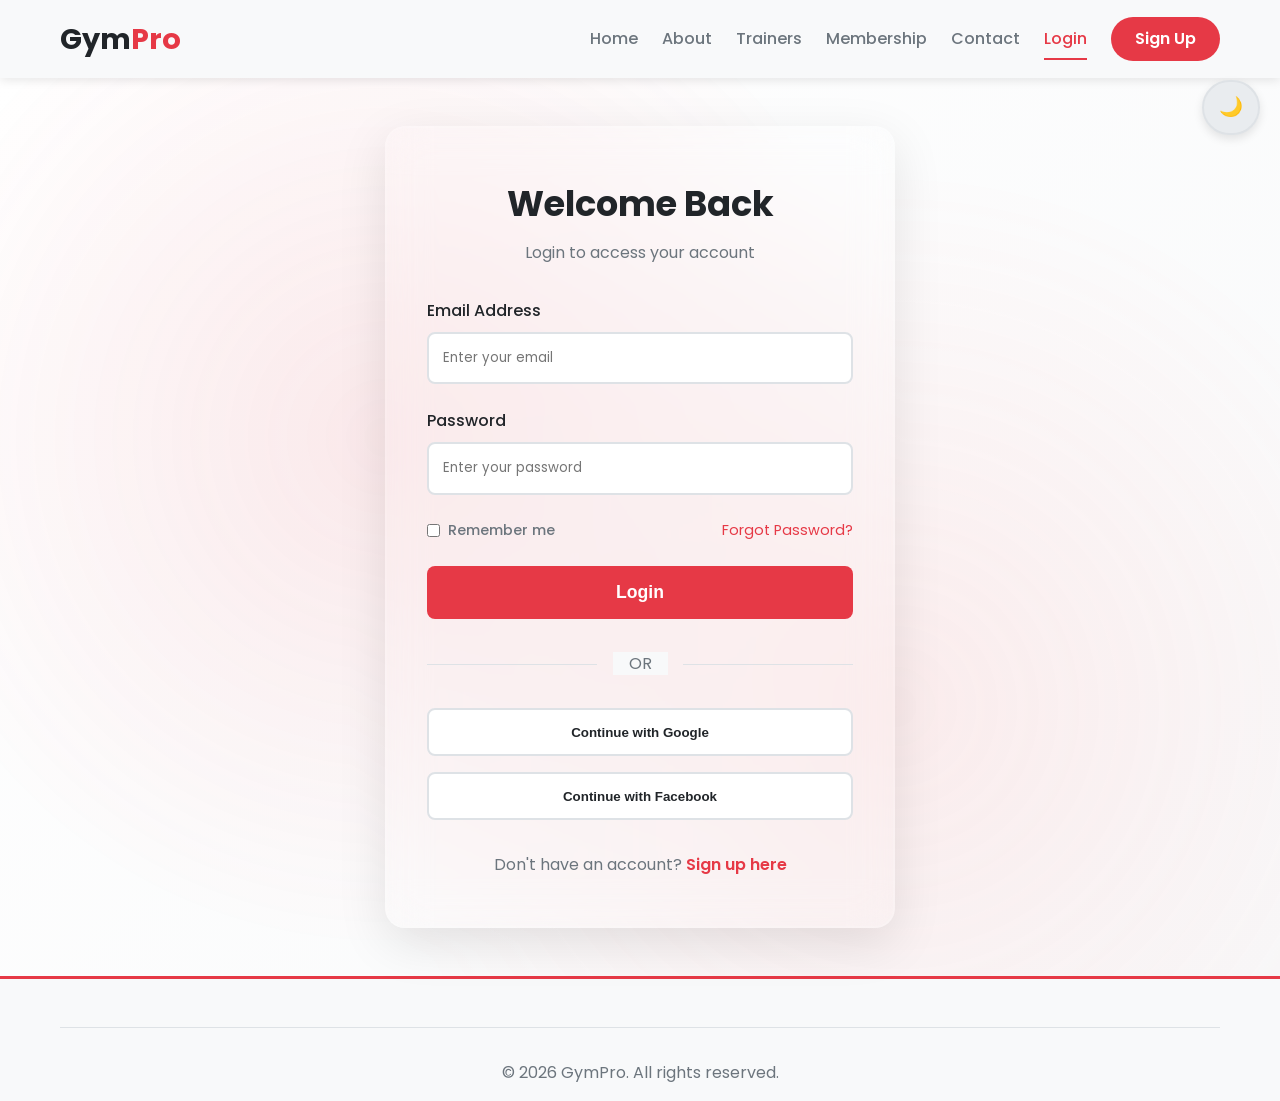
<file: login.html>
<!DOCTYPE html>
<html lang="en">
<head>
    <meta charset="UTF-8">
    <meta name="viewport" content="width=device-width, initial-scale=1.0">
    <meta name="description" content="GymPro Login - Access Your Account">
    <title>Login - GymPro</title>
    <link rel="stylesheet" href="style.css">
    <!-- Google Fonts -->
    <link href="https://fonts.googleapis.com/css2?family=Poppins:wght@300;400;500;600;700;800&display=swap" rel="stylesheet">
</head>
<body>
    <!-- Theme Toggle -->
    <input type="checkbox" id="theme-toggle" class="theme-toggle-checkbox">
    
    <!-- Navigation Bar -->
    <nav class="navbar">
        <div class="container">
            <div class="nav-wrapper">
                <div class="logo">
                    <a href="index.html">Gym<span>Pro</span></a>
                </div>
                <input type="checkbox" id="hamburger-menu" class="hamburger-checkbox">
                <label class="hamburger-toggle" for="hamburger-menu">
                    <span></span>
                    <span></span>
                    <span></span>
                </label>
                <ul class="nav-menu">
                    <li><a href="index.html" class="nav-link">Home</a></li>
                    <li><a href="about.html" class="nav-link">About</a></li>
                    <li><a href="trainers.html" class="nav-link">Trainers</a></li>
                    <li><a href="membership.html" class="nav-link">Membership</a></li>
                    <li><a href="contact.html" class="nav-link">Contact</a></li>
                    <li><a href="login.html" class="nav-link active">Login</a></li>
                    <li><a href="signup.html" class="btn-nav">Sign Up</a></li>
                </ul>
                <label for="theme-toggle" class="theme-toggle-btn">
                    <span class="sun-icon">☀️</span>
                    <span class="moon-icon">🌙</span>
                </label>
            </div>
        </div>
    </nav>

    <!-- Login Section with Glassmorphism -->
    <section class="auth-section">
        <div class="auth-background"></div>
        <div class="auth-container">
            <div class="auth-card glass">
                <div class="auth-header">
                    <h2>Welcome Back</h2>
                    <p>Login to access your account</p>
                </div>
                <form class="auth-form">
                    <div class="form-group">
                        <label for="email">Email Address</label>
                        <input type="email" id="email" name="email" placeholder="Enter your email" required>
                    </div>
                    <div class="form-group">
                        <label for="password">Password</label>
                        <input type="password" id="password" name="password" placeholder="Enter your password" required>
                    </div>
                    <div class="form-options">
                        <div class="checkbox-group">
                            <input type="checkbox" id="remember" name="remember">
                            <label for="remember">Remember me</label>
                        </div>
                        <a href="#" class="forgot-link">Forgot Password?</a>
                    </div>
                    <button type="submit" class="btn-auth">Login</button>
                </form>
                <div class="auth-divider">
                    <span>OR</span>
                </div>
                <div class="social-login">
                    <button class="social-btn google">
                        <span>Continue with Google</span>
                    </button>
                    <button class="social-btn facebook">
                        <span>Continue with Facebook</span>
                    </button>
                </div>
                <div class="auth-footer">
                    <p>Don't have an account? <a href="signup.html">Sign up here</a></p>
                </div>
            </div>
        </div>
    </section>

    <!-- Footer -->
    <footer class="footer">
        <div class="container">
            <div class="footer-bottom">
                <p>&copy; 2026 GymPro. All rights reserved.</p>
            </div>
        </div>
    </footer>
</body>
</html>
</file>
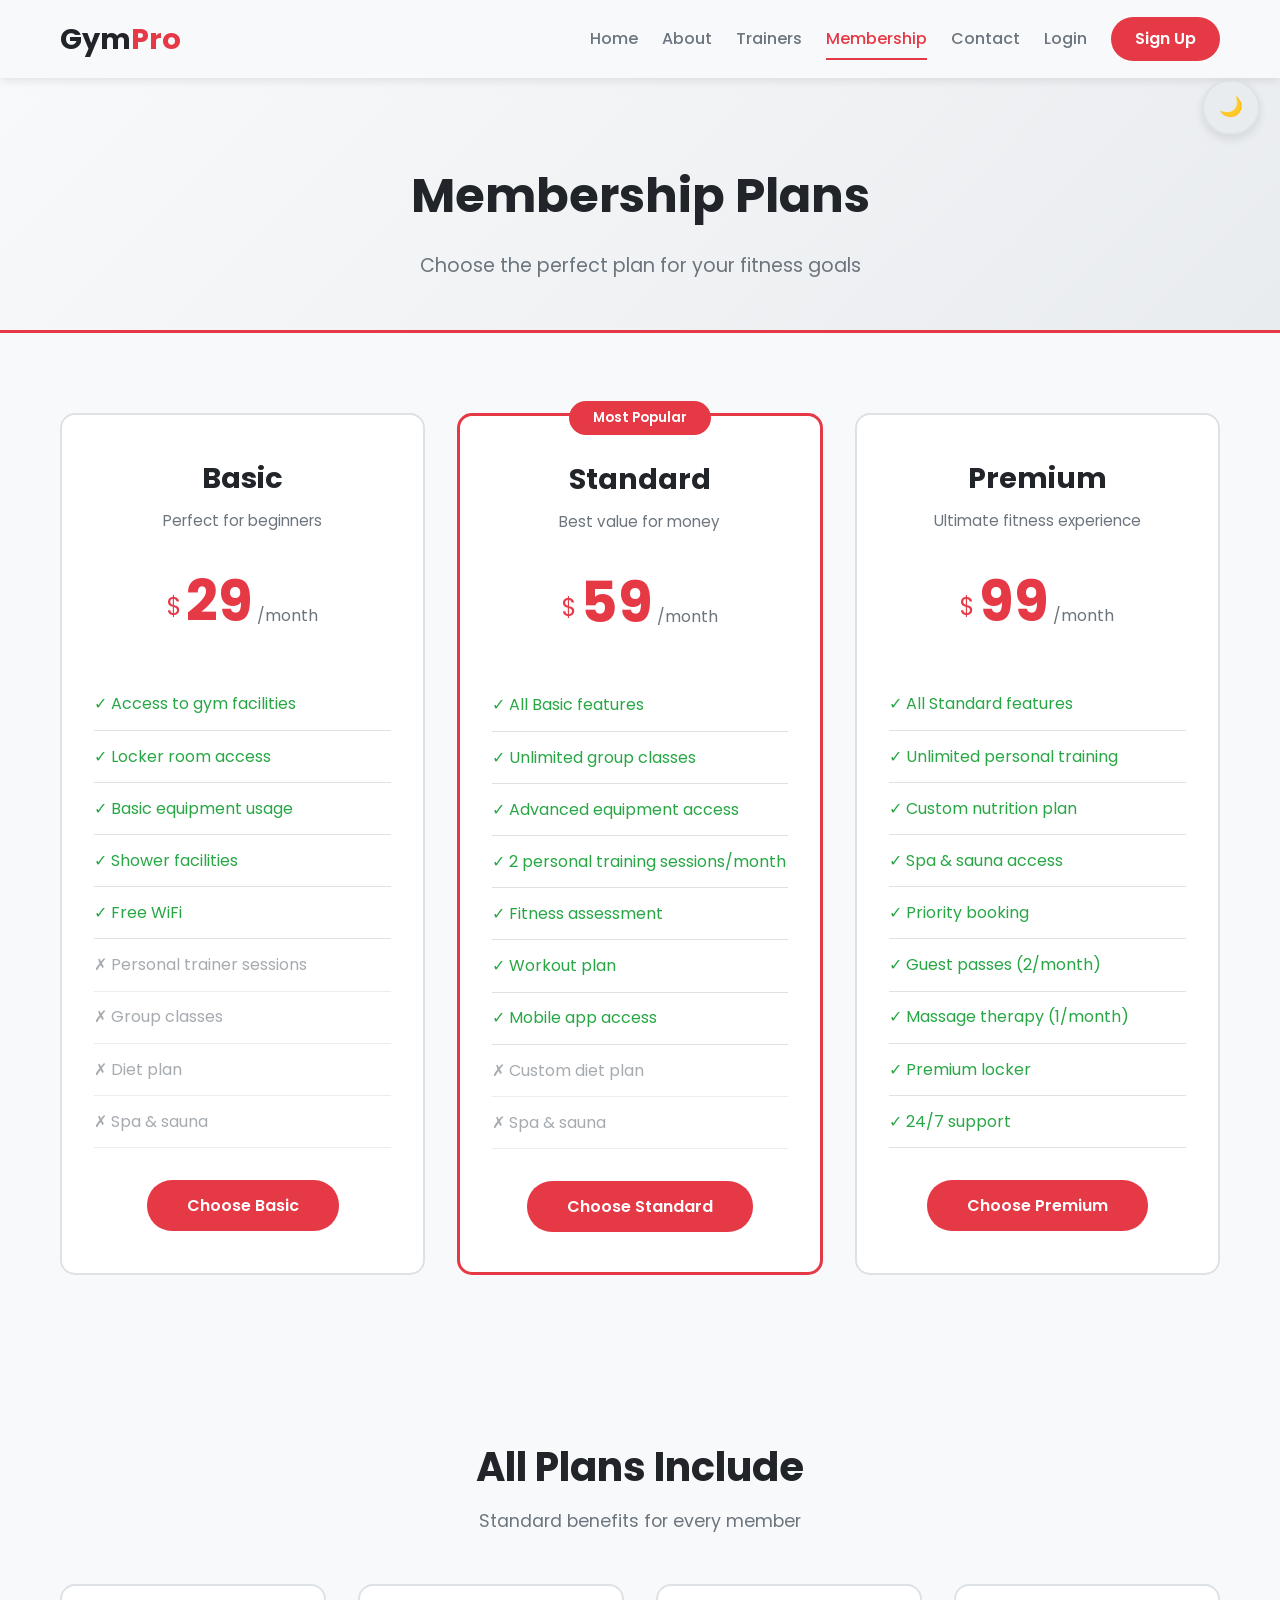
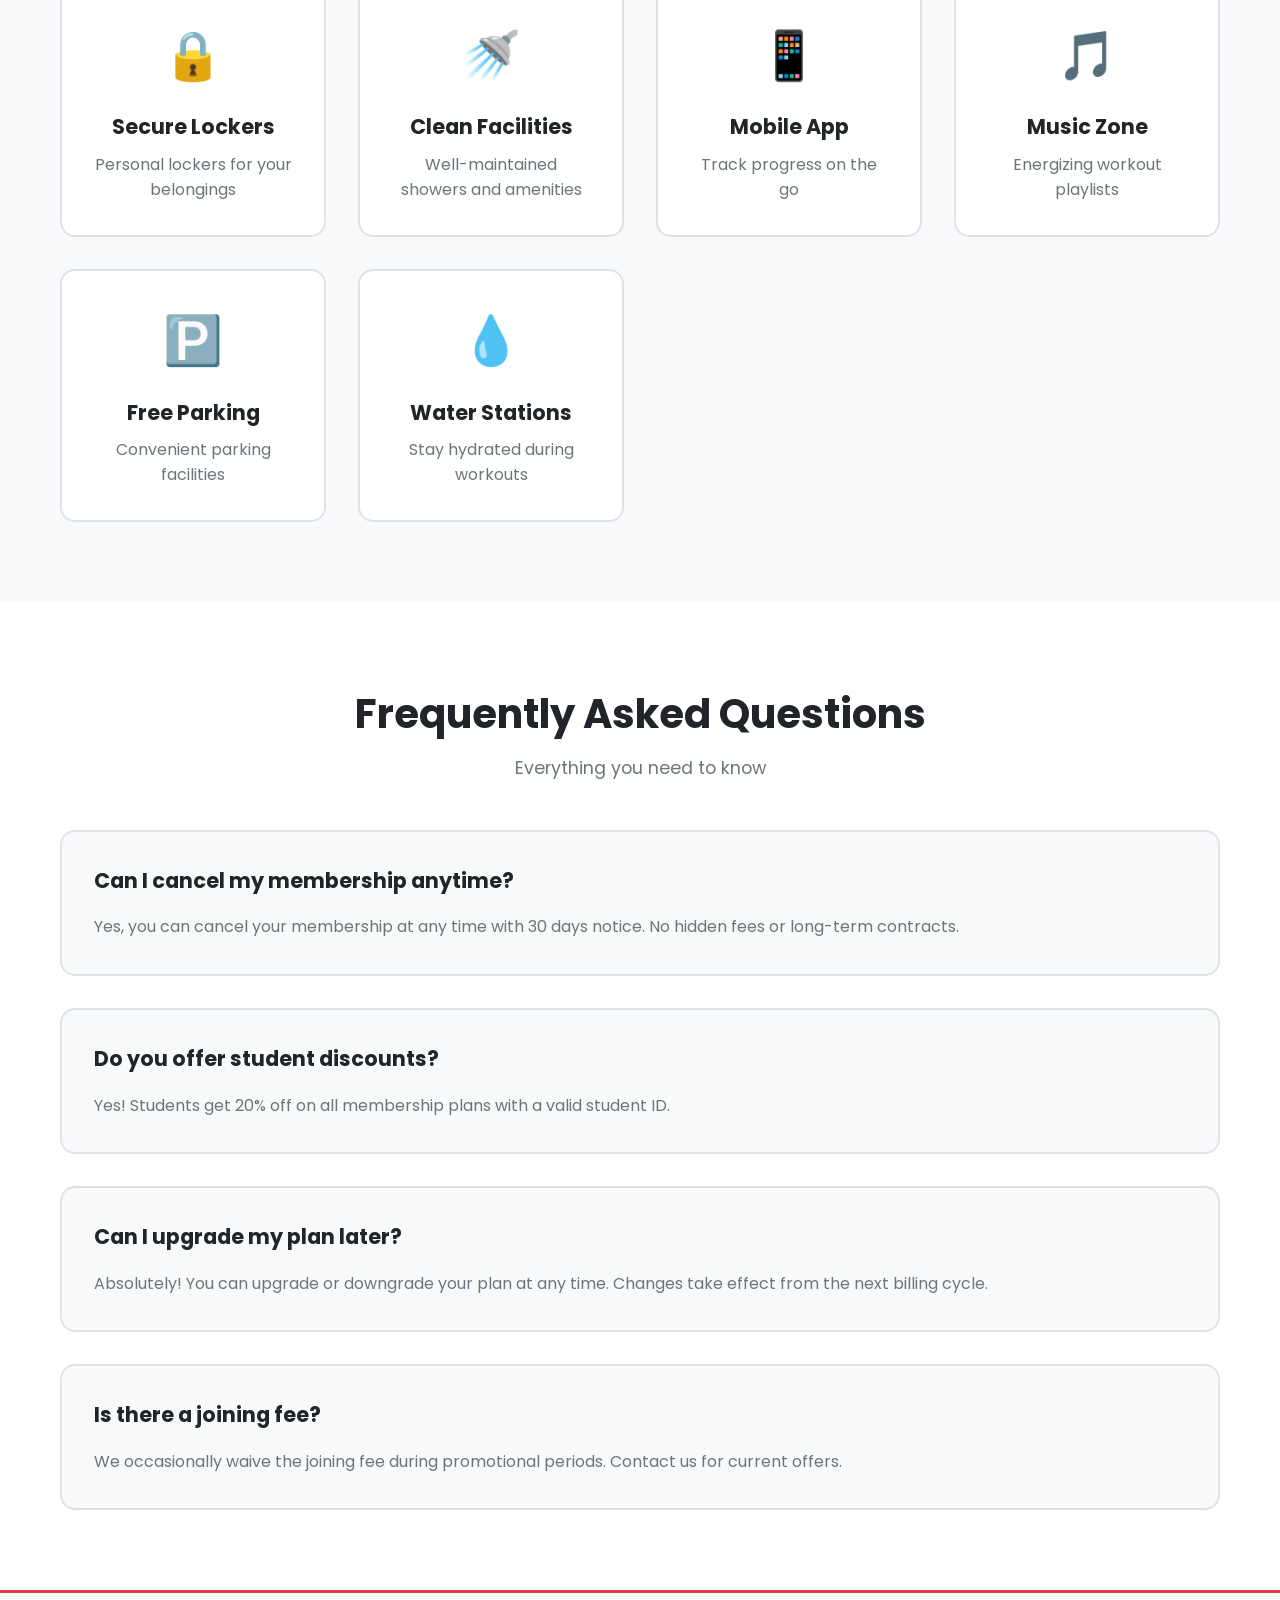
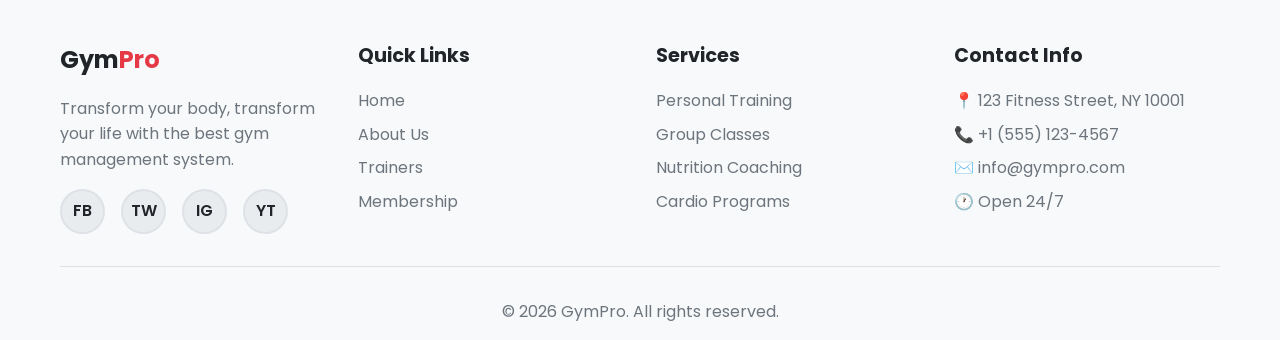
<file: membership.html>
<!DOCTYPE html>
<html lang="en">
<head>
    <meta charset="UTF-8">
    <meta name="viewport" content="width=device-width, initial-scale=1.0">
    <meta name="description" content="GymPro Membership Plans - Choose Your Perfect Plan">
    <title>Membership Plans - GymPro</title>
    <link rel="stylesheet" href="style.css">
    <!-- Google Fonts -->
    <link href="https://fonts.googleapis.com/css2?family=Poppins:wght@300;400;500;600;700;800&display=swap" rel="stylesheet">
</head>
<body>
    <!-- Theme Toggle -->
    <input type="checkbox" id="theme-toggle" class="theme-toggle-checkbox">
    
    <!-- Navigation Bar -->
    <nav class="navbar">
        <div class="container">
            <div class="nav-wrapper">
                <div class="logo">
                    <a href="index.html">Gym<span>Pro</span></a>
                </div>
                <input type="checkbox" id="hamburger-menu" class="hamburger-checkbox">
                <label class="hamburger-toggle" for="hamburger-menu">
                    <span></span>
                    <span></span>
                    <span></span>
                </label>
                <ul class="nav-menu">
                    <li><a href="index.html" class="nav-link">Home</a></li>
                    <li><a href="about.html" class="nav-link">About</a></li>
                    <li><a href="trainers.html" class="nav-link">Trainers</a></li>
                    <li><a href="membership.html" class="nav-link active">Membership</a></li>
                    <li><a href="contact.html" class="nav-link">Contact</a></li>
                    <li><a href="login.html" class="nav-link">Login</a></li>
                    <li><a href="signup.html" class="btn-nav">Sign Up</a></li>
                </ul>
                <label for="theme-toggle" class="theme-toggle-btn">
                    <span class="sun-icon">☀️</span>
                    <span class="moon-icon">🌙</span>
                </label>
            </div>
        </div>
    </nav>

    <!-- Page Header -->
    <section class="page-header">
        <div class="container">
            <h1>Membership Plans</h1>
            <p>Choose the perfect plan for your fitness goals</p>
        </div>
    </section>

    <!-- Pricing Section -->
    <section class="pricing-section">
        <div class="container">
            <div class="pricing-grid">
                <!-- Basic Plan -->
                <div class="pricing-card">
                    <div class="pricing-header">
                        <h3 class="plan-name">Basic</h3>
                        <p class="plan-description">Perfect for beginners</p>
                    </div>
                    <div class="plan-price">
                        <span class="currency">$</span>
                        <span class="amount">29</span>
                        <span class="period">/month</span>
                    </div>
                    <ul class="plan-features">
                        <li class="included">✓ Access to gym facilities</li>
                        <li class="included">✓ Locker room access</li>
                        <li class="included">✓ Basic equipment usage</li>
                        <li class="included">✓ Shower facilities</li>
                        <li class="included">✓ Free WiFi</li>
                        <li class="excluded">✗ Personal trainer sessions</li>
                        <li class="excluded">✗ Group classes</li>
                        <li class="excluded">✗ Diet plan</li>
                        <li class="excluded">✗ Spa & sauna</li>
                    </ul>
                    <a href="signup.html" class="btn-pricing">Choose Basic</a>
                </div>

                <!-- Standard Plan -->
                <div class="pricing-card popular">
                    <div class="popular-badge">Most Popular</div>
                    <div class="pricing-header">
                        <h3 class="plan-name">Standard</h3>
                        <p class="plan-description">Best value for money</p>
                    </div>
                    <div class="plan-price">
                        <span class="currency">$</span>
                        <span class="amount">59</span>
                        <span class="period">/month</span>
                    </div>
                    <ul class="plan-features">
                        <li class="included">✓ All Basic features</li>
                        <li class="included">✓ Unlimited group classes</li>
                        <li class="included">✓ Advanced equipment access</li>
                        <li class="included">✓ 2 personal training sessions/month</li>
                        <li class="included">✓ Fitness assessment</li>
                        <li class="included">✓ Workout plan</li>
                        <li class="included">✓ Mobile app access</li>
                        <li class="excluded">✗ Custom diet plan</li>
                        <li class="excluded">✗ Spa & sauna</li>
                    </ul>
                    <a href="signup.html" class="btn-pricing">Choose Standard</a>
                </div>

                <!-- Premium Plan -->
                <div class="pricing-card">
                    <div class="pricing-header">
                        <h3 class="plan-name">Premium</h3>
                        <p class="plan-description">Ultimate fitness experience</p>
                    </div>
                    <div class="plan-price">
                        <span class="currency">$</span>
                        <span class="amount">99</span>
                        <span class="period">/month</span>
                    </div>
                    <ul class="plan-features">
                        <li class="included">✓ All Standard features</li>
                        <li class="included">✓ Unlimited personal training</li>
                        <li class="included">✓ Custom nutrition plan</li>
                        <li class="included">✓ Spa & sauna access</li>
                        <li class="included">✓ Priority booking</li>
                        <li class="included">✓ Guest passes (2/month)</li>
                        <li class="included">✓ Massage therapy (1/month)</li>
                        <li class="included">✓ Premium locker</li>
                        <li class="included">✓ 24/7 support</li>
                    </ul>
                    <a href="signup.html" class="btn-pricing">Choose Premium</a>
                </div>
            </div>
        </div>
    </section>

    <!-- Benefits Section -->
    <section class="benefits-section">
        <div class="container">
            <div class="section-header">
                <h2 class="section-title">All Plans Include</h2>
                <p class="section-subtitle">Standard benefits for every member</p>
            </div>
            <div class="benefits-grid">
                <div class="benefit-item">
                    <div class="benefit-icon">🔒</div>
                    <h3>Secure Lockers</h3>
                    <p>Personal lockers for your belongings</p>
                </div>
                <div class="benefit-item">
                    <div class="benefit-icon">🚿</div>
                    <h3>Clean Facilities</h3>
                    <p>Well-maintained showers and amenities</p>
                </div>
                <div class="benefit-item">
                    <div class="benefit-icon">📱</div>
                    <h3>Mobile App</h3>
                    <p>Track progress on the go</p>
                </div>
                <div class="benefit-item">
                    <div class="benefit-icon">🎵</div>
                    <h3>Music Zone</h3>
                    <p>Energizing workout playlists</p>
                </div>
                <div class="benefit-item">
                    <div class="benefit-icon">🅿️</div>
                    <h3>Free Parking</h3>
                    <p>Convenient parking facilities</p>
                </div>
                <div class="benefit-item">
                    <div class="benefit-icon">💧</div>
                    <h3>Water Stations</h3>
                    <p>Stay hydrated during workouts</p>
                </div>
            </div>
        </div>
    </section>

    <!-- FAQ Section -->
    <section class="faq-section">
        <div class="container">
            <div class="section-header">
                <h2 class="section-title">Frequently Asked Questions</h2>
                <p class="section-subtitle">Everything you need to know</p>
            </div>
            <div class="faq-grid">
                <div class="faq-item">
                    <h3>Can I cancel my membership anytime?</h3>
                    <p>Yes, you can cancel your membership at any time with 30 days notice. No hidden fees or long-term contracts.</p>
                </div>
                <div class="faq-item">
                    <h3>Do you offer student discounts?</h3>
                    <p>Yes! Students get 20% off on all membership plans with a valid student ID.</p>
                </div>
                <div class="faq-item">
                    <h3>Can I upgrade my plan later?</h3>
                    <p>Absolutely! You can upgrade or downgrade your plan at any time. Changes take effect from the next billing cycle.</p>
                </div>
                <div class="faq-item">
                    <h3>Is there a joining fee?</h3>
                    <p>We occasionally waive the joining fee during promotional periods. Contact us for current offers.</p>
                </div>
            </div>
        </div>
    </section>

    <!-- Footer -->
    <footer class="footer">
        <div class="container">
            <div class="footer-content">
                <div class="footer-section">
                    <h3 class="footer-logo">Gym<span>Pro</span></h3>
                    <p>Transform your body, transform your life with the best gym management system.</p>
                    <div class="social-icons">
                        <a href="#" class="social-icon">FB</a>
                        <a href="#" class="social-icon">TW</a>
                        <a href="#" class="social-icon">IG</a>
                        <a href="#" class="social-icon">YT</a>
                    </div>
                </div>
                <div class="footer-section">
                    <h4>Quick Links</h4>
                    <ul>
                        <li><a href="index.html">Home</a></li>
                        <li><a href="about.html">About Us</a></li>
                        <li><a href="trainers.html">Trainers</a></li>
                        <li><a href="membership.html">Membership</a></li>
                    </ul>
                </div>
                <div class="footer-section">
                    <h4>Services</h4>
                    <ul>
                        <li><a href="#">Personal Training</a></li>
                        <li><a href="#">Group Classes</a></li>
                        <li><a href="#">Nutrition Coaching</a></li>
                        <li><a href="#">Cardio Programs</a></li>
                    </ul>
                </div>
                <div class="footer-section">
                    <h4>Contact Info</h4>
                    <ul class="contact-list">
                        <li>📍 123 Fitness Street, NY 10001</li>
                        <li>📞 +1 (555) 123-4567</li>
                        <li>✉️ info@gympro.com</li>
                        <li>🕐 Open 24/7</li>
                    </ul>
                </div>
            </div>
            <div class="footer-bottom">
                <p>&copy; 2026 GymPro. All rights reserved.</p>
            </div>
        </div>
    </footer>
</body>
</html>
</file>
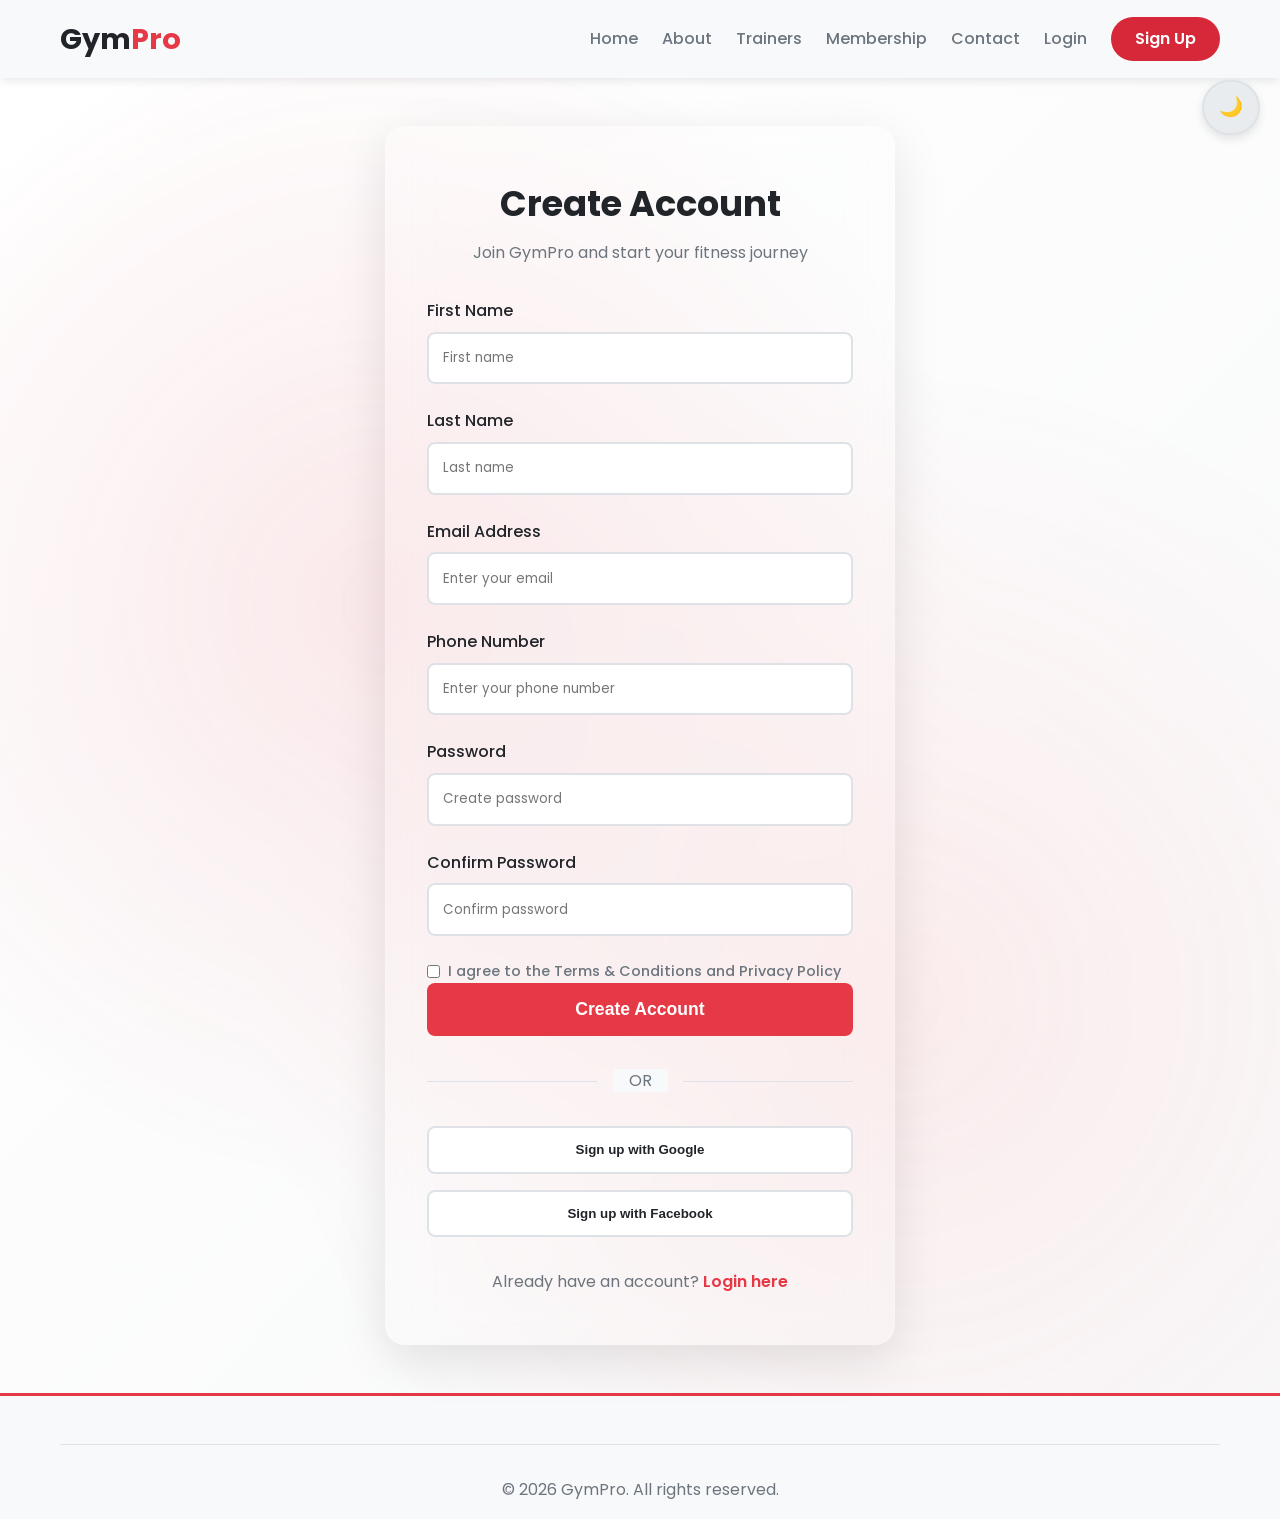
<file: signup.html>
<!DOCTYPE html>
<html lang="en">
<head>
    <meta charset="UTF-8">
    <meta name="viewport" content="width=device-width, initial-scale=1.0">
    <meta name="description" content="GymPro Sign Up - Create Your Account">
    <title>Sign Up - GymPro</title>
    <link rel="stylesheet" href="style.css">
    <!-- Google Fonts -->
    <link href="https://fonts.googleapis.com/css2?family=Poppins:wght@300;400;500;600;700;800&display=swap" rel="stylesheet">
</head>
<body>
    <!-- Theme Toggle -->
    <input type="checkbox" id="theme-toggle" class="theme-toggle-checkbox">
    
    <!-- Navigation Bar -->
    <nav class="navbar">
        <div class="container">
            <div class="nav-wrapper">
                <div class="logo">
                    <a href="index.html">Gym<span>Pro</span></a>
                </div>
                <input type="checkbox" id="hamburger-menu" class="hamburger-checkbox">
                <label class="hamburger-toggle" for="hamburger-menu">
                    <span></span>
                    <span></span>
                    <span></span>
                </label>
                <ul class="nav-menu">
                    <li><a href="index.html" class="nav-link">Home</a></li>
                    <li><a href="about.html" class="nav-link">About</a></li>
                    <li><a href="trainers.html" class="nav-link">Trainers</a></li>
                    <li><a href="membership.html" class="nav-link">Membership</a></li>
                    <li><a href="contact.html" class="nav-link">Contact</a></li>
                    <li><a href="login.html" class="nav-link">Login</a></li>
                    <li><a href="signup.html" class="btn-nav active">Sign Up</a></li>
                </ul>
                <label for="theme-toggle" class="theme-toggle-btn">
                    <span class="sun-icon">☀️</span>
                    <span class="moon-icon">🌙</span>
                </label>
            </div>
        </div>
    </nav>

    <!-- Sign Up Section with Glassmorphism -->
    <section class="auth-section">
        <div class="auth-background"></div>
        <div class="auth-container">
            <div class="auth-card glass">
                <div class="auth-header">
                    <h2>Create Account</h2>
                    <p>Join GymPro and start your fitness journey</p>
                </div>
                <form class="auth-form">
                    <div class="form-row">
                        <div class="form-group">
                            <label for="firstname">First Name</label>
                            <input type="text" id="firstname" name="firstname" placeholder="First name" required>
                        </div>
                        <div class="form-group">
                            <label for="lastname">Last Name</label>
                            <input type="text" id="lastname" name="lastname" placeholder="Last name" required>
                        </div>
                    </div>
                    <div class="form-group">
                        <label for="email">Email Address</label>
                        <input type="email" id="email" name="email" placeholder="Enter your email" required>
                    </div>
                    <div class="form-group">
                        <label for="phone">Phone Number</label>
                        <input type="tel" id="phone" name="phone" placeholder="Enter your phone number" required>
                    </div>
                    <div class="form-row">
                        <div class="form-group">
                            <label for="password">Password</label>
                            <input type="password" id="password" name="password" placeholder="Create password" required>
                        </div>
                        <div class="form-group">
                            <label for="confirm-password">Confirm Password</label>
                            <input type="password" id="confirm-password" name="confirm-password" placeholder="Confirm password" required>
                        </div>
                    </div>
                    <div class="checkbox-group">
                        <input type="checkbox" id="terms" name="terms" required>
                        <label for="terms">I agree to the Terms & Conditions and Privacy Policy</label>
                    </div>
                    <button type="submit" class="btn-auth">Create Account</button>
                </form>
                <div class="auth-divider">
                    <span>OR</span>
                </div>
                <div class="social-login">
                    <button class="social-btn google">
                        <span>Sign up with Google</span>
                    </button>
                    <button class="social-btn facebook">
                        <span>Sign up with Facebook</span>
                    </button>
                </div>
                <div class="auth-footer">
                    <p>Already have an account? <a href="login.html">Login here</a></p>
                </div>
            </div>
        </div>
    </section>

    <!-- Footer -->
    <footer class="footer">
        <div class="container">
            <div class="footer-bottom">
                <p>&copy; 2026 GymPro. All rights reserved.</p>
            </div>
        </div>
    </footer>
</body>
</html>
</file>
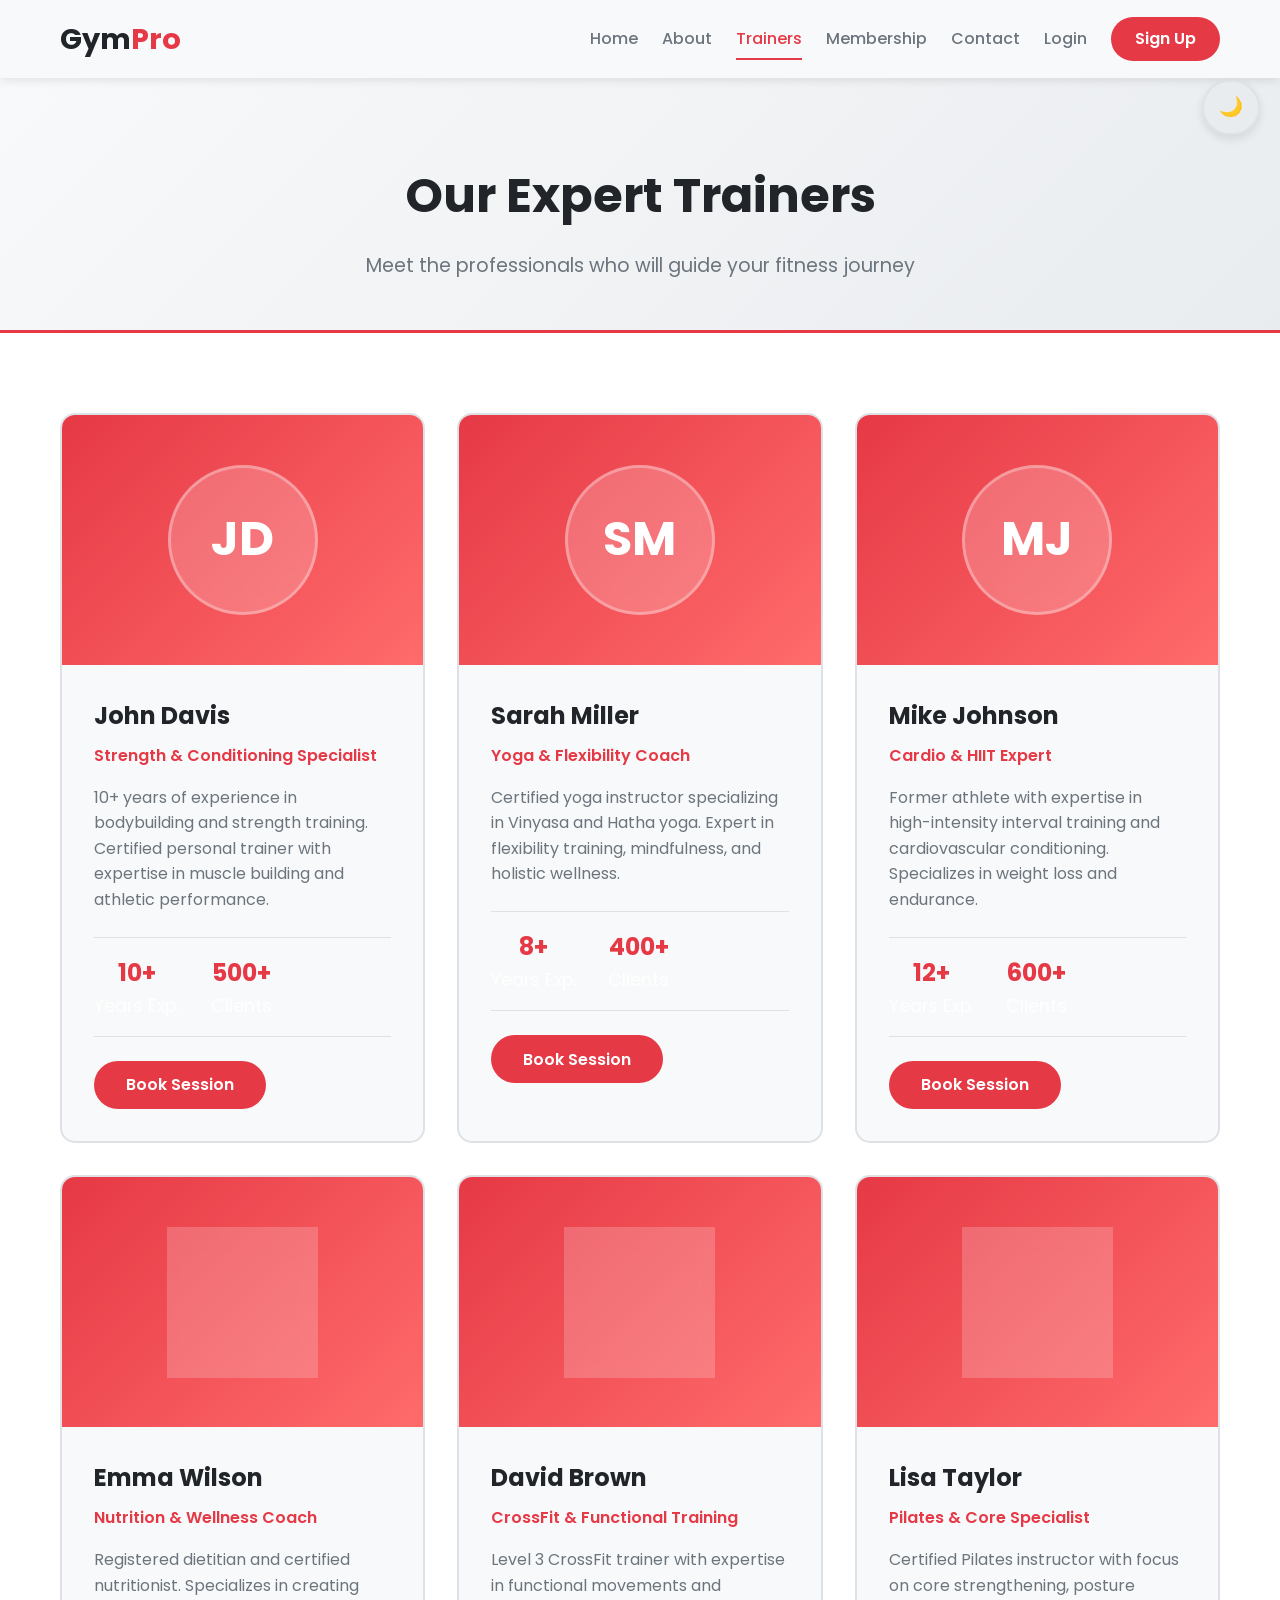
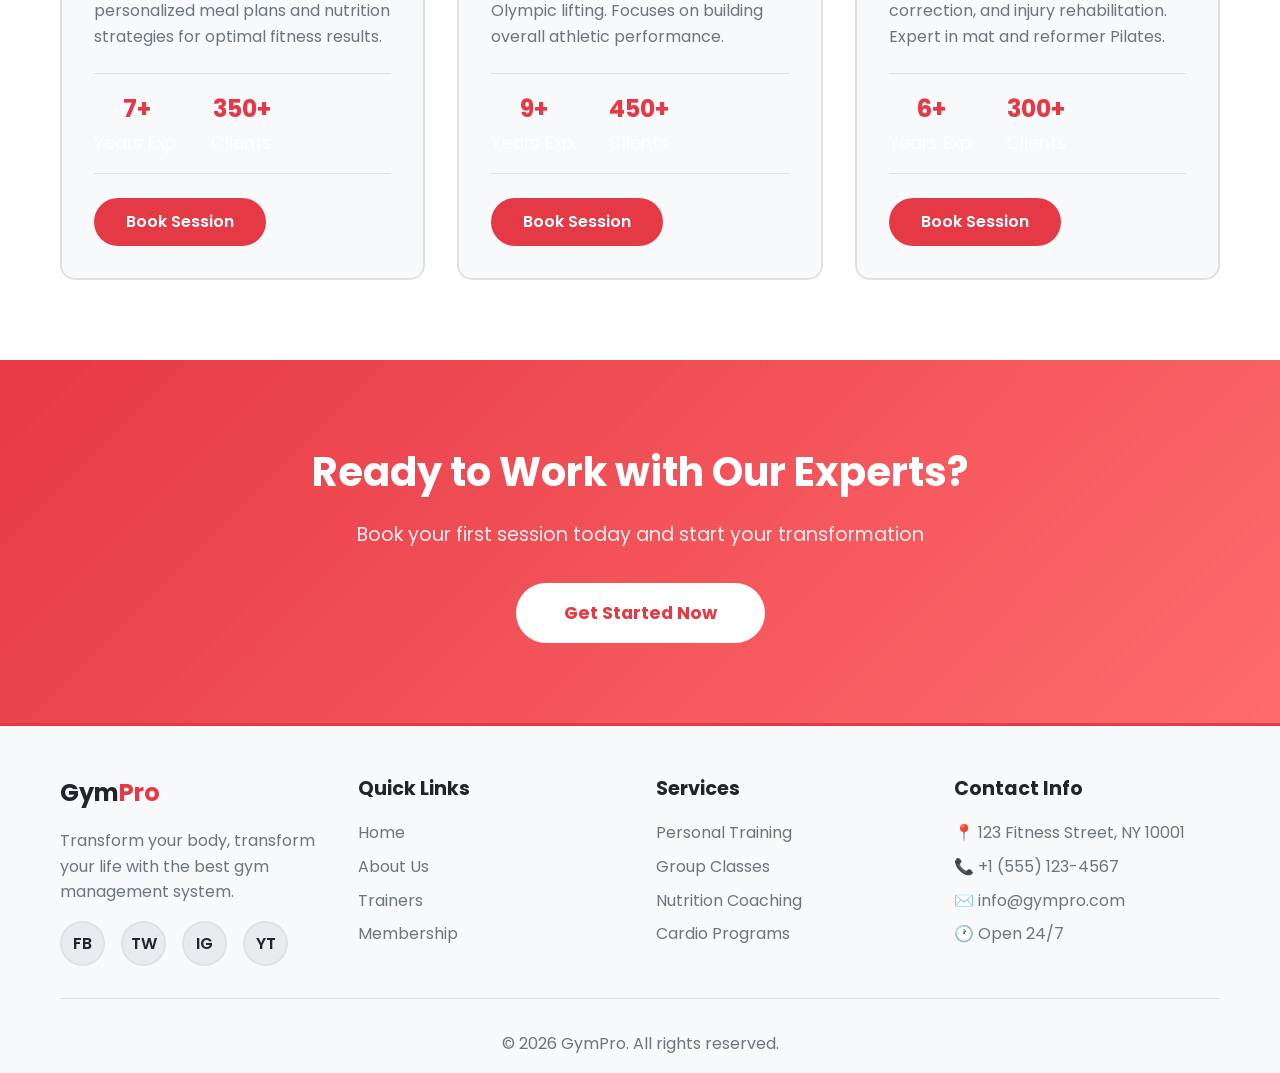
<file: trainers.html>
<!DOCTYPE html>
<html lang="en">
<head>
    <meta charset="UTF-8">
    <meta name="viewport" content="width=device-width, initial-scale=1.0">
    <meta name="description" content="Meet Our Expert Trainers at GymPro">
    <title>Our Trainers - GymPro</title>
    <link rel="stylesheet" href="style.css">
    <!-- Google Fonts -->
    <link href="https://fonts.googleapis.com/css2?family=Poppins:wght@300;400;500;600;700;800&display=swap" rel="stylesheet">
</head>
<body>
    <!-- Theme Toggle -->
    <input type="checkbox" id="theme-toggle" class="theme-toggle-checkbox">
    
    <!-- Navigation Bar -->
    <nav class="navbar">
        <div class="container">
            <div class="nav-wrapper">
                <div class="logo">
                    <a href="index.html">Gym<span>Pro</span></a>
                </div>
                <input type="checkbox" id="hamburger-menu" class="hamburger-checkbox">
                <label class="hamburger-toggle" for="hamburger-menu">
                    <span></span>
                    <span></span>
                    <span></span>
                </label>
                <ul class="nav-menu">
                    <li><a href="index.html" class="nav-link">Home</a></li>
                    <li><a href="about.html" class="nav-link">About</a></li>
                    <li><a href="trainers.html" class="nav-link active">Trainers</a></li>
                    <li><a href="membership.html" class="nav-link">Membership</a></li>
                    <li><a href="contact.html" class="nav-link">Contact</a></li>
                    <li><a href="login.html" class="nav-link">Login</a></li>
                    <li><a href="signup.html" class="btn-nav">Sign Up</a></li>
                </ul>
                <label for="theme-toggle" class="theme-toggle-btn">
                    <span class="sun-icon">☀️</span>
                    <span class="moon-icon">🌙</span>
                </label>
            </div>
        </div>
    </nav>

    <!-- Page Header -->
    <section class="page-header">
        <div class="container">
            <h1>Our Expert Trainers</h1>
            <p>Meet the professionals who will guide your fitness journey</p>
        </div>
    </section>

    <!-- Trainers Section -->
    <section class="trainers-section">
        <div class="container">
            <div class="trainers-grid">
                <!-- Trainer 1 -->
                <div class="trainer-card">
                    <div class="trainer-image">
                        <div class="image-placeholder">JD</div>
                    </div>
                    <div class="trainer-info">
                        <h3 class="trainer-name">John Davis</h3>
                        <p class="trainer-specialty">Strength & Conditioning Specialist</p>
                        <p class="trainer-bio">10+ years of experience in bodybuilding and strength training. Certified personal trainer with expertise in muscle building and athletic performance.</p>
                        <div class="trainer-stats">
                            <div class="stat">
                                <span class="stat-value">10+</span>
                                <span class="stat-label">Years Exp.</span>
                            </div>
                            <div class="stat">
                                <span class="stat-value">500+</span>
                                <span class="stat-label">Clients</span>
                            </div>
                        </div>
                        <a href="contact.html" class="btn-trainer">Book Session</a>
                    </div>
                </div>

                <!-- Trainer 2 -->
                <div class="trainer-card">
                    <div class="trainer-image">
                        <div class="image-placeholder">SM</div>
                    </div>
                    <div class="trainer-info">
                        <h3 class="trainer-name">Sarah Miller</h3>
                        <p class="trainer-specialty">Yoga & Flexibility Coach</p>
                        <p class="trainer-bio">Certified yoga instructor specializing in Vinyasa and Hatha yoga. Expert in flexibility training, mindfulness, and holistic wellness.</p>
                        <div class="trainer-stats">
                            <div class="stat">
                                <span class="stat-value">8+</span>
                                <span class="stat-label">Years Exp.</span>
                            </div>
                            <div class="stat">
                                <span class="stat-value">400+</span>
                                <span class="stat-label">Clients</span>
                            </div>
                        </div>
                        <a href="contact.html" class="btn-trainer">Book Session</a>
                    </div>
                </div>

                <!-- Trainer 3 -->
                <div class="trainer-card">
                    <div class="trainer-image">
                        <div class="image-placeholder">MJ</div>
                    </div>
                    <div class="trainer-info">
                        <h3 class="trainer-name">Mike Johnson</h3>
                        <p class="trainer-specialty">Cardio & HIIT Expert</p>
                        <p class="trainer-bio">Former athlete with expertise in high-intensity interval training and cardiovascular conditioning. Specializes in weight loss and endurance.</p>
                        <div class="trainer-stats">
                            <div class="stat">
                                <span class="stat-value">12+</span>
                                <span class="stat-label">Years Exp.</span>
                            </div>
                            <div class="stat">
                                <span class="stat-value">600+</span>
                                <span class="stat-label">Clients</span>
                            </div>
                        </div>
                        <a href="contact.html" class="btn-trainer">Book Session</a>
                    </div>
                </div>

                <!-- Trainer 4 -->
                <div class="trainer-card">
                    <div class="trainer-image">
                        <div class="image-placeholder">EW</div>
                    </div>
                    <div class="trainer-info">
                        <h3 class="trainer-name">Emma Wilson</h3>
                        <p class="trainer-specialty">Nutrition & Wellness Coach</p>
                        <p class="trainer-bio">Registered dietitian and certified nutritionist. Specializes in creating personalized meal plans and nutrition strategies for optimal fitness results.</p>
                        <div class="trainer-stats">
                            <div class="stat">
                                <span class="stat-value">7+</span>
                                <span class="stat-label">Years Exp.</span>
                            </div>
                            <div class="stat">
                                <span class="stat-value">350+</span>
                                <span class="stat-label">Clients</span>
                            </div>
                        </div>
                        <a href="contact.html" class="btn-trainer">Book Session</a>
                    </div>
                </div>

                <!-- Trainer 5 -->
                <div class="trainer-card">
                    <div class="trainer-image">
                        <div class="image-placeholder">DB</div>
                    </div>
                    <div class="trainer-info">
                        <h3 class="trainer-name">David Brown</h3>
                        <p class="trainer-specialty">CrossFit & Functional Training</p>
                        <p class="trainer-bio">Level 3 CrossFit trainer with expertise in functional movements and Olympic lifting. Focuses on building overall athletic performance.</p>
                        <div class="trainer-stats">
                            <div class="stat">
                                <span class="stat-value">9+</span>
                                <span class="stat-label">Years Exp.</span>
                            </div>
                            <div class="stat">
                                <span class="stat-value">450+</span>
                                <span class="stat-label">Clients</span>
                            </div>
                        </div>
                        <a href="contact.html" class="btn-trainer">Book Session</a>
                    </div>
                </div>

                <!-- Trainer 6 -->
                <div class="trainer-card">
                    <div class="trainer-image">
                        <div class="image-placeholder">LT</div>
                    </div>
                    <div class="trainer-info">
                        <h3 class="trainer-name">Lisa Taylor</h3>
                        <p class="trainer-specialty">Pilates & Core Specialist</p>
                        <p class="trainer-bio">Certified Pilates instructor with focus on core strengthening, posture correction, and injury rehabilitation. Expert in mat and reformer Pilates.</p>
                        <div class="trainer-stats">
                            <div class="stat">
                                <span class="stat-value">6+</span>
                                <span class="stat-label">Years Exp.</span>
                            </div>
                            <div class="stat">
                                <span class="stat-value">300+</span>
                                <span class="stat-label">Clients</span>
                            </div>
                        </div>
                        <a href="contact.html" class="btn-trainer">Book Session</a>
                    </div>
                </div>
            </div>
        </div>
    </section>

    <!-- CTA Section -->
    <section class="cta-section">
        <div class="container">
            <div class="cta-content">
                <h2>Ready to Work with Our Experts?</h2>
                <p>Book your first session today and start your transformation</p>
                <a href="signup.html" class="btn-cta">Get Started Now</a>
            </div>
        </div>
    </section>

    <!-- Footer -->
    <footer class="footer">
        <div class="container">
            <div class="footer-content">
                <div class="footer-section">
                    <h3 class="footer-logo">Gym<span>Pro</span></h3>
                    <p>Transform your body, transform your life with the best gym management system.</p>
                    <div class="social-icons">
                        <a href="#" class="social-icon">FB</a>
                        <a href="#" class="social-icon">TW</a>
                        <a href="#" class="social-icon">IG</a>
                        <a href="#" class="social-icon">YT</a>
                    </div>
                </div>
                <div class="footer-section">
                    <h4>Quick Links</h4>
                    <ul>
                        <li><a href="index.html">Home</a></li>
                        <li><a href="about.html">About Us</a></li>
                        <li><a href="trainers.html">Trainers</a></li>
                        <li><a href="membership.html">Membership</a></li>
                    </ul>
                </div>
                <div class="footer-section">
                    <h4>Services</h4>
                    <ul>
                        <li><a href="#">Personal Training</a></li>
                        <li><a href="#">Group Classes</a></li>
                        <li><a href="#">Nutrition Coaching</a></li>
                        <li><a href="#">Cardio Programs</a></li>
                    </ul>
                </div>
                <div class="footer-section">
                    <h4>Contact Info</h4>
                    <ul class="contact-list">
                        <li>📍 123 Fitness Street, NY 10001</li>
                        <li>📞 +1 (555) 123-4567</li>
                        <li>✉️ info@gympro.com</li>
                        <li>🕐 Open 24/7</li>
                    </ul>
                </div>
            </div>
            <div class="footer-bottom">
                <p>&copy; 2026 GymPro. All rights reserved.</p>
            </div>
        </div>
    </footer>
</body>
</html>
</file>
<file: style.css>
/* ===================================
   GYM MANAGEMENT SYSTEM - STYLE.CSS
   Author: GymPro Team
   Description: Comprehensive CSS with Light/Dark Theme Support
   =================================== */

/* ===================================
   CSS VARIABLES - LIGHT & DARK THEMES
   =================================== */
:root {
    /* Primary Colors */
    --primary-color: #e63946;
    --primary-hover: #d62839;
    --secondary-color: #ff6b6b;

    /* Light Theme Colors */
    --bg-primary: #ffffff;
    --bg-secondary: #f8f9fa;
    --bg-tertiary: #e9ecef;
    --text-primary: #212529;
    --text-secondary: #6c757d;
    --border-color: #dee2e6;
    --shadow-color: rgba(0, 0, 0, 0.1);
    --shadow-hover: rgba(0, 0, 0, 0.15);

    /* Accent Colors */
    --success: #28a745;
    --warning: #ffc107;
    --info: #17a2b8;

    /* Transition */
    --transition: all 0.3s ease;
    --transition-fast: all 0.2s ease;
}

/* Dark Theme Variables */
#theme-toggle:checked~* {
    --bg-primary: #0a0a0a;
    --bg-secondary: #1a1a1a;
    --bg-tertiary: #2a2a2a;
    --text-primary: #ffffff;
    --text-secondary: #b0b0b0;
    --border-color: #3a3a3a;
    --shadow-color: rgba(230, 57, 70, 0.2);
    --shadow-hover: rgba(230, 57, 70, 0.3);
}

/* ===================================
   GLOBAL RESET & BASE STYLES
   =================================== */
* {
    margin: 0;
    padding: 0;
    box-sizing: border-box;
}

html {
    scroll-behavior: smooth;
    font-size: 16px;
}

body {
    font-family: 'Poppins', sans-serif;
    background-color: var(--bg-primary);
    color: var(--text-primary);
    line-height: 1.6;
    overflow-x: hidden;
    transition: background-color 0.3s ease, color 0.3s ease;
}

/* Container */
.container {
    max-width: 1200px;
    margin: 0 auto;
    padding: 0 20px;
}

/* ===================================
   THEME TOGGLE
   =================================== */
.theme-toggle-checkbox {
    display: none;
}

.theme-toggle-btn {
    position: fixed;
    top: 80px;
    right: 20px;
    z-index: 999;
    background: var(--bg-tertiary);
    border: 2px solid var(--border-color);
    border-radius: 50px;
    padding: 10px 15px;
    cursor: pointer;
    display: flex;
    align-items: center;
    gap: 5px;
    transition: var(--transition);
    box-shadow: 0 4px 10px var(--shadow-color);
}

.theme-toggle-btn:hover {
    transform: translateY(-2px);
    box-shadow: 0 6px 15px var(--shadow-hover);
}

.sun-icon,
.moon-icon {
    font-size: 1.2rem;
    transition: var(--transition);
}

/* Show sun in dark mode, moon in light mode */
.sun-icon {
    display: none;
}

#theme-toggle:checked~nav .theme-toggle-btn .sun-icon {
    display: inline;
}

#theme-toggle:checked~nav .theme-toggle-btn .moon-icon {
    display: none;
}

#theme-toggle:not(:checked)~nav .theme-toggle-btn .sun-icon {
    display: none;
}

#theme-toggle:not(:checked)~nav .theme-toggle-btn .moon-icon {
    display: inline;
}

/* ===================================
   HAMBURGER MENU
   =================================== */
.hamburger-checkbox {
    display: none;
}

.hamburger-toggle {
    display: none;
    flex-direction: column;
    cursor: pointer;
    gap: 0.4rem;
    background: none;
    border: none;
    padding: 0.5rem;
}

.hamburger-toggle span {
    display: block;
    width: 25px;
    height: 3px;
    background-color: var(--text-primary);
    border-radius: 2px;
    transition: var(--transition);
}

/* Hamburger animation */
.hamburger-checkbox:checked ~ .nav-menu {
    display: flex;
    flex-direction: column;
    position: absolute;
    top: 100%;
    left: 0;
    right: 0;
    background-color: var(--bg-secondary);
    box-shadow: 0 5px 15px var(--shadow-color);
    padding: 1.5rem;
    gap: 0.5rem;
}

.hamburger-checkbox:checked ~ .hamburger-toggle span:nth-child(1) {
    transform: rotate(45deg) translate(10px, 10px);
}

.hamburger-checkbox:checked ~ .hamburger-toggle span:nth-child(2) {
    opacity: 0;
}

.hamburger-checkbox:checked ~ .hamburger-toggle span:nth-child(3) {
    transform: rotate(-45deg) translate(7px, -7px);
}

/* ===================================
   NAVIGATION BAR
   =================================== */
.navbar {
    background-color: var(--bg-secondary);
    padding: 1rem 0;
    position: sticky;
    top: 0;
    z-index: 1000;
    box-shadow: 0 2px 10px var(--shadow-color);
    transition: var(--transition);
}

.nav-wrapper {
    display: flex;
    justify-content: space-between;
    align-items: center;
    gap: 2rem;
    position: relative;
}

.logo a {
    font-size: 1.8rem;
    font-weight: 700;
    color: var(--text-primary);
    text-decoration: none;
    transition: var(--transition);
    white-space: nowrap;
}

.logo a span {
    color: var(--primary-color);
}

.logo a:hover {
    opacity: 0.8;
}

.nav-menu {
    display: flex;
    list-style: none;
    gap: 1.5rem;
    align-items: center;
    flex-wrap: wrap;
}

.nav-link {
    color: var(--text-secondary);
    text-decoration: none;
    font-weight: 500;
    transition: var(--transition);
    position: relative;
    padding: 0.5rem 0;
    display: block;
}

.nav-link:hover,
.nav-link.active {
    color: var(--primary-color);
}

.nav-link::after {
    content: '';
    position: absolute;
    bottom: 0;
    left: 0;
    width: 0;
    height: 2px;
    background-color: var(--primary-color);
    transition: var(--transition);
}

.nav-link:hover::after,
.nav-link.active::after {
    width: 100%;
}

.btn-nav {
    background-color: var(--primary-color);
    color: #ffffff;
    padding: 0.6rem 1.5rem;
    border-radius: 25px;
    text-decoration: none;
    font-weight: 600;
    transition: var(--transition);
    display: inline-block;
    white-space: nowrap;
}

.btn-nav:hover {
    background-color: var(--primary-hover);
    transform: translateY(-2px);
    box-shadow: 0 5px 15px var(--shadow-hover);
}

.btn-nav.active {
    background-color: var(--primary-hover);
}

/* ===================================
   HERO SECTION
   =================================== */
.hero {
    position: relative;
    min-height: 100vh;
    display: flex;
    align-items: center;
    justify-content: center;
    background: linear-gradient(135deg, var(--bg-primary) 0%, var(--bg-secondary) 100%);
    overflow: hidden;
}

.hero::before {
    content: '';
    position: absolute;
    top: 0;
    left: 0;
    width: 100%;
    height: 100%;
    background-image: radial-gradient(circle at 20% 50%, var(--primary-color) 0%, transparent 50%),
        radial-gradient(circle at 80% 80%, var(--secondary-color) 0%, transparent 50%);
    opacity: 0.1;
    z-index: 0;
}

.hero-overlay {
    position: absolute;
    top: 0;
    left: 0;
    width: 100%;
    height: 100%;
    background: linear-gradient(135deg, rgba(230, 57, 70, 0.1), rgba(255, 107, 107, 0.05));
    z-index: 0;
}

.hero-content {
    position: relative;
    z-index: 1;
    text-align: center;
    max-width: 900px;
    padding: 2rem;
}

.hero-title {
    font-size: 3.5rem;
    font-weight: 800;
    margin-bottom: 1.5rem;
    line-height: 1.2;
    color: var(--text-primary);
    animation: fadeInUp 1s ease;
}

.hero-text {
    font-size: 1.2rem;
    color: var(--text-secondary);
    margin-bottom: 2.5rem;
    line-height: 1.8;
    animation: fadeInUp 1.2s ease;
}

.hero-buttons {
    display: flex;
    gap: 1.5rem;
    justify-content: center;
    flex-wrap: wrap;
    animation: fadeInUp 1.4s ease;
}

.btn-primary,
.btn-secondary {
    display: inline-block;
    padding: 1rem 3rem;
    border-radius: 30px;
    text-decoration: none;
    font-weight: 600;
    font-size: 1.1rem;
    transition: var(--transition);
}

.btn-primary {
    background-color: var(--primary-color);
    color: #ffffff;
}

.btn-primary:hover {
    background-color: var(--primary-hover);
    transform: translateY(-3px);
    box-shadow: 0 10px 25px var(--shadow-hover);
}

.btn-secondary {
    background-color: transparent;
    color: var(--primary-color);
    border: 2px solid var(--primary-color);
}

.btn-secondary:hover {
    background-color: var(--primary-color);
    color: #ffffff;
    transform: translateY(-3px);
    box-shadow: 0 10px 25px var(--shadow-hover);
}

/* Animations */
@keyframes fadeInUp {
    from {
        opacity: 0;
        transform: translateY(30px);
    }

    to {
        opacity: 1;
        transform: translateY(0);
    }
}

/* ===================================
   PAGE HEADER
   =================================== */
.page-header {
    background: linear-gradient(135deg, var(--bg-secondary), var(--bg-tertiary));
    padding: 5rem 0 3rem;
    text-align: center;
    border-bottom: 3px solid var(--primary-color);
}

.page-header h1 {
    font-size: 3rem;
    font-weight: 700;
    margin-bottom: 1rem;
    color: var(--text-primary);
}

.page-header p {
    font-size: 1.2rem;
    color: var(--text-secondary);
}

/* ===================================
   SECTION HEADERS
   =================================== */
.section-header {
    text-align: center;
    margin-bottom: 3rem;
}

.section-title {
    font-size: 2.5rem;
    font-weight: 700;
    margin-bottom: 0.5rem;
    color: var(--text-primary);
}

.section-subtitle {
    font-size: 1.1rem;
    color: var(--text-secondary);
}

/* ===================================
   FEATURES SECTION
   =================================== */
.features {
    padding: 3rem 0;
    background-color: var(--bg-secondary);
}

.features-grid {
    display: grid;
    grid-template-columns: repeat(auto-fit, minmax(250px, 1fr));
    gap: 2rem;
}

.feature-box {
    background-color: var(--bg-primary);
    padding: 2rem;
    border-radius: 15px;
    text-align: center;
    transition: var(--transition);
    border: 2px solid var(--border-color);
}

.feature-box:hover {
    transform: translateY(-5px);
    box-shadow: 0 10px 25px var(--shadow-hover);
    border-color: var(--primary-color);
}

.feature-icon {
    font-size: 3rem;
    margin-bottom: 1rem;
}

.feature-box h3 {
    font-size: 1.3rem;
    margin-bottom: 0.5rem;
    color: var(--text-primary);
}

.feature-box p {
    color: var(--text-secondary);
}

/* ===================================
   SERVICES SECTION
   =================================== */
.services {
    padding: 5rem 0;
    background-color: var(--bg-primary);
}

.services-grid {
    display: grid;
    grid-template-columns: repeat(auto-fit, minmax(280px, 1fr));
    gap: 2rem;
}

.service-card {
    background-color: var(--bg-secondary);
    border-radius: 15px;
    overflow: hidden;
    transition: var(--transition);
    border: 2px solid var(--border-color);
}

.service-card:hover {
    transform: translateY(-10px);
    box-shadow: 0 15px 35px var(--shadow-hover);
    border-color: var(--primary-color);
}

.service-image {
    height: 200px;
    background: linear-gradient(135deg, var(--primary-color), var(--secondary-color));
    display: flex;
    align-items: center;
    justify-content: center;
}

.image-placeholder {
    font-size: 4rem;
}

.service-content {
    padding: 2rem;
}

.service-content h3 {
    font-size: 1.5rem;
    margin-bottom: 1rem;
    color: var(--text-primary);
}

.service-content p {
    color: var(--text-secondary);
    margin-bottom: 1.5rem;
    line-height: 1.6;
}

.service-link {
    color: var(--primary-color);
    text-decoration: none;
    font-weight: 600;
    transition: var(--transition);
}

.service-link:hover {
    color: var(--primary-hover);
}

/* ===================================
   MEMBERSHIP PLANS
   =================================== */
.membership-preview,
.pricing-section {
    padding: 5rem 0;
    background-color: var(--bg-secondary);
}

.plans-grid,
.pricing-grid {
    display: grid;
    grid-template-columns: repeat(auto-fit, minmax(300px, 1fr));
    gap: 2rem;
}

.plan-card,
.pricing-card {
    background-color: var(--bg-primary);
    padding: 2.5rem 2rem;
    border-radius: 15px;
    text-align: center;
    transition: var(--transition);
    position: relative;
    border: 2px solid var(--border-color);
}

.plan-card:hover,
.pricing-card:hover {
    transform: translateY(-10px);
    box-shadow: 0 15px 35px var(--shadow-hover);
    border-color: var(--primary-color);
}

.plan-card.popular,
.pricing-card.popular {
    border-color: var(--primary-color);
    border-width: 3px;
}

.popular-badge {
    position: absolute;
    top: -15px;
    left: 50%;
    transform: translateX(-50%);
    background-color: var(--primary-color);
    color: #ffffff;
    padding: 0.4rem 1.5rem;
    border-radius: 20px;
    font-size: 0.85rem;
    font-weight: 600;
}

.pricing-header {
    margin-bottom: 1.5rem;
}

.plan-name {
    font-size: 1.8rem;
    margin-bottom: 0.5rem;
    color: var(--text-primary);
}

.plan-description {
    color: var(--text-secondary);
    font-size: 0.95rem;
}

.plan-price {
    margin-bottom: 2rem;
}

.currency {
    font-size: 1.5rem;
    color: var(--primary-color);
    vertical-align: super;
}

.amount {
    font-size: 3.5rem;
    font-weight: 700;
    color: var(--primary-color);
}

.period {
    font-size: 1rem;
    color: var(--text-secondary);
}

.plan-features {
    list-style: none;
    margin-bottom: 2rem;
    text-align: left;
}

.plan-features li {
    padding: 0.8rem 0;
    color: var(--text-secondary);
    border-bottom: 1px solid var(--border-color);
}

.plan-features li.included {
    color: var(--success);
}

.plan-features li.excluded {
    color: var(--text-secondary);
    opacity: 0.6;
}

.btn-plan,
.btn-pricing {
    display: inline-block;
    background-color: var(--primary-color);
    color: #ffffff;
    padding: 0.8rem 2.5rem;
    border-radius: 25px;
    text-decoration: none;
    font-weight: 600;
    transition: var(--transition);
}

.btn-plan:hover,
.btn-pricing:hover {
    background-color: var(--primary-hover);
    transform: translateY(-2px);
    box-shadow: 0 5px 15px var(--shadow-hover);
}

/* ===================================
   TRAINERS SECTION
   =================================== */
.trainers-section {
    padding: 5rem 0;
    background-color: var(--bg-primary);
}

.trainers-grid {
    display: grid;
    grid-template-columns: repeat(auto-fit, minmax(320px, 1fr));
    gap: 2rem;
}

.trainer-card {
    background-color: var(--bg-secondary);
    border-radius: 15px;
    overflow: hidden;
    transition: var(--transition);
    border: 2px solid var(--border-color);
}

.trainer-card:hover {
    transform: translateY(-10px);
    box-shadow: 0 15px 35px var(--shadow-hover);
    border-color: var(--primary-color);
}

.trainer-image {
    height: 250px;
    background: linear-gradient(135deg, var(--primary-color), var(--secondary-color));
    display: flex;
    align-items: center;
    justify-content: center;
}

.trainer-image .image-placeholder {
    width: 150px;
    height: 150px;
    background: rgba(255, 255, 255, 0.2);
    backdrop-filter: blur(10px);
    border-radius: 50%;
    display: flex;
    align-items: center;
    justify-content: center;
    font-size: 3rem;
    font-weight: 700;
    color: #ffffff;
    border: 3px solid rgba(255, 255, 255, 0.3);
}

.trainer-info {
    padding: 2rem;
}

.trainer-name {
    font-size: 1.5rem;
    margin-bottom: 0.5rem;
    color: var(--text-primary);
}

.trainer-specialty {
    color: var(--primary-color);
    font-weight: 600;
    margin-bottom: 1rem;
}

.trainer-bio {
    color: var(--text-secondary);
    margin-bottom: 1.5rem;
    line-height: 1.6;
}

.trainer-stats {
    display: flex;
    gap: 2rem;
    margin-bottom: 1.5rem;
    padding: 1rem 0;
    border-top: 1px solid var(--border-color);
    border-bottom: 1px solid var(--border-color);
}

.stat {
    display: flex;
    flex-direction: column;
    align-items: center;
}

.stat-value {
    font-size: 1.5rem;
    font-weight: 700;
    color: var(--primary-color);
}

.stat-label {
    font-size: 0.85rem;
    color: var(--text-secondary);
}

.btn-trainer {
    display: inline-block;
    background-color: var(--primary-color);
    color: #ffffff;
    padding: 0.7rem 2rem;
    border-radius: 25px;
    text-decoration: none;
    font-weight: 600;
    transition: var(--transition);
}

.btn-trainer:hover {
    background-color: var(--primary-hover);
    transform: translateY(-2px);
    box-shadow: 0 5px 15px var(--shadow-hover);
}

/* ===================================
   ABOUT SECTION
   =================================== */
.about-section {
    padding: 5rem 0;
    background-color: var(--bg-primary);
}

.about-grid {
    display: grid;
    grid-template-columns: 1fr 1fr;
    gap: 4rem;
    align-items: center;
}

.about-text h2 {
    font-size: 2.5rem;
    margin-bottom: 1.5rem;
    color: var(--text-primary);
}

.about-text p {
    color: var(--text-secondary);
    margin-bottom: 1.5rem;
    line-height: 1.8;
}

.about-image {
    display: flex;
    justify-content: center;
    align-items: center;
}

.image-placeholder-large {
    width: 100%;
    max-width: 450px;
    height: 450px;
    background: linear-gradient(135deg, var(--primary-color), var(--secondary-color));
    border-radius: 15px;
    display: flex;
    align-items: center;
    justify-content: center;
    font-size: 5rem;
    color: #ffffff;
}

/* ===================================
   MISSION & VISION
   =================================== */
.mission-vision {
    padding: 5rem 0;
    background-color: var(--bg-secondary);
}

.mv-grid {
    display: grid;
    grid-template-columns: repeat(auto-fit, minmax(300px, 1fr));
    gap: 2rem;
}

.mv-card {
    background-color: var(--bg-primary);
    padding: 3rem 2rem;
    border-radius: 15px;
    text-align: center;
    border: 2px solid var(--border-color);
    transition: var(--transition);
}

.mv-card:hover {
    transform: translateY(-5px);
    box-shadow: 0 10px 25px var(--shadow-hover);
    border-color: var(--primary-color);
}

.mv-icon {
    font-size: 4rem;
    margin-bottom: 1rem;
}

.mv-card h3 {
    font-size: 1.8rem;
    margin-bottom: 1rem;
    color: var(--text-primary);
}

.mv-card p {
    color: var(--text-secondary);
    line-height: 1.8;
}

/* ===================================
   WHY CHOOSE US
   =================================== */
.why-choose {
    padding: 5rem 0;
    background-color: var(--bg-primary);
}

.why-grid {
    display: grid;
    grid-template-columns: repeat(auto-fit, minmax(280px, 1fr));
    gap: 2rem;
}

.why-card {
    background-color: var(--bg-secondary);
    padding: 2rem;
    border-radius: 15px;
    text-align: center;
    transition: var(--transition);
    border: 2px solid var(--border-color);
}

.why-card:hover {
    transform: translateY(-5px);
    box-shadow: 0 10px 25px var(--shadow-hover);
    border-color: var(--primary-color);
}

.why-icon {
    font-size: 3rem;
    margin-bottom: 1rem;
}

.why-card h3 {
    font-size: 1.3rem;
    margin-bottom: 0.8rem;
    color: var(--text-primary);
}

.why-card p {
    color: var(--text-secondary);
    line-height: 1.6;
}

/* ===================================
   STATS SECTION
   =================================== */
.stats-section {
    padding: 5rem 0;
    background: linear-gradient(135deg, var(--primary-color), var(--secondary-color));
}

.stats-grid {
    display: grid;
    grid-template-columns: repeat(auto-fit, minmax(200px, 1fr));
    gap: 2rem;
}

.stat-box {
    text-align: center;
    padding: 2rem;
    background: rgba(255, 255, 255, 0.1);
    backdrop-filter: blur(10px);
    border-radius: 15px;
    border: 2px solid rgba(255, 255, 255, 0.2);
}

.stat-number {
    font-size: 3rem;
    font-weight: 700;
    color: #ffffff;
    margin-bottom: 0.5rem;
}

.stat-label {
    font-size: 1.1rem;
    color: rgba(255, 255, 255, 0.9);
}

/* ===================================
   CONTACT SECTION
   =================================== */
.contact-section {
    padding: 5rem 0;
    background-color: var(--bg-primary);
}

.contact-grid {
    display: grid;
    grid-template-columns: 1.5fr 1fr;
    gap: 3rem;
}

.contact-form-wrapper,
.contact-info-wrapper {
    background-color: var(--bg-secondary);
    padding: 2.5rem;
    border-radius: 15px;
    border: 2px solid var(--border-color);
}

.contact-form-wrapper h2,
.contact-info-wrapper h2 {
    font-size: 2rem;
    margin-bottom: 2rem;
    color: var(--text-primary);
}

.contact-form .form-row {
    display: grid;
    grid-template-columns: 1fr 1fr;
    gap: 1.5rem;
}

.form-group {
    margin-bottom: 1.5rem;
}

.form-group label {
    display: block;
    margin-bottom: 0.5rem;
    color: var(--text-primary);
    font-weight: 500;
}

.form-group input,
.form-group textarea {
    width: 100%;
    padding: 0.9rem;
    background-color: var(--bg-primary);
    border: 2px solid var(--border-color);
    border-radius: 8px;
    color: var(--text-primary);
    font-family: 'Poppins', sans-serif;
    transition: var(--transition);
}

.form-group input:focus,
.form-group textarea:focus {
    outline: none;
    border-color: var(--primary-color);
    box-shadow: 0 0 10px var(--shadow-hover);
}

.btn-submit {
    width: 100%;
    padding: 1rem;
    background-color: var(--primary-color);
    color: #ffffff;
    border: none;
    border-radius: 8px;
    font-size: 1.1rem;
    font-weight: 600;
    cursor: pointer;
    transition: var(--transition);
}

.btn-submit:hover {
    background-color: var(--primary-hover);
    transform: translateY(-2px);
    box-shadow: 0 5px 15px var(--shadow-hover);
}

.contact-info-grid {
    display: grid;
    gap: 1.5rem;
}

.info-card {
    background-color: var(--bg-primary);
    padding: 1.5rem;
    border-radius: 10px;
    border: 2px solid var(--border-color);
    transition: var(--transition);
}

.info-card:hover {
    border-color: var(--primary-color);
    transform: translateX(5px);
}

.info-icon {
    font-size: 2rem;
    margin-bottom: 0.5rem;
}

.info-card h3 {
    font-size: 1.2rem;
    margin-bottom: 0.5rem;
    color: var(--text-primary);
}

.info-card p {
    color: var(--text-secondary);
    line-height: 1.6;
}

/* ===================================
   MAP SECTION
   =================================== */
.map-section {
    padding: 3rem 0;
    background-color: var(--bg-secondary);
}

.map-placeholder {
    height: 400px;
    background: linear-gradient(135deg, var(--bg-tertiary), var(--bg-secondary));
    border-radius: 15px;
    display: flex;
    align-items: center;
    justify-content: center;
    border: 2px solid var(--border-color);
}

.map-content {
    text-align: center;
}

.map-content h3 {
    font-size: 2rem;
    margin-bottom: 1rem;
    color: var(--text-primary);
}

.map-content p {
    color: var(--text-secondary);
}

/* ===================================
   AUTHENTICATION PAGES (GLASSMORPHISM)
   =================================== */
.auth-section {
    min-height: calc(100vh - 80px);
    display: flex;
    align-items: center;
    justify-content: center;
    padding: 3rem 0;
    position: relative;
    background: linear-gradient(135deg, var(--bg-primary), var(--bg-secondary));
}

.auth-background {
    position: absolute;
    top: 0;
    left: 0;
    width: 100%;
    height: 100%;
    background-image: radial-gradient(circle at 30% 40%, var(--primary-color) 0%, transparent 50%),
        radial-gradient(circle at 70% 70%, var(--secondary-color) 0%, transparent 50%);
    opacity: 0.1;
    z-index: 0;
}

.auth-container {
    width: 100%;
    max-width: 550px;
    padding: 0 20px;
    position: relative;
    z-index: 1;
}

.auth-card {
    background-color: var(--bg-secondary);
    padding: 3rem 2.5rem;
    border-radius: 20px;
    box-shadow: 0 15px 50px var(--shadow-color);
    border: 2px solid var(--border-color);
    transition: var(--transition);
}

.auth-card.glass {
    background: rgba(255, 255, 255, 0.05);
    backdrop-filter: blur(20px);
    border: 2px solid rgba(255, 255, 255, 0.1);
}

#theme-toggle:checked~.auth-section .auth-card.glass {
    background: rgba(26, 26, 26, 0.7);
    backdrop-filter: blur(20px);
    border: 2px solid rgba(255, 255, 255, 0.1);
}

.auth-header {
    text-align: center;
    margin-bottom: 2rem;
}

.auth-header h2 {
    font-size: 2.2rem;
    margin-bottom: 0.5rem;
    color: var(--text-primary);
}

.auth-header p {
    color: var(--text-secondary);
}

.auth-form .form-group {
    margin-bottom: 1.5rem;
}

.auth-form label {
    display: block;
    margin-bottom: 0.5rem;
    color: var(--text-primary);
    font-weight: 500;
}

.auth-form input {
    width: 100%;
    padding: 0.9rem;
    background-color: var(--bg-primary);
    border: 2px solid var(--border-color);
    border-radius: 8px;
    color: var(--text-primary);
    font-family: 'Poppins', sans-serif;
    transition: var(--transition);
}

.auth-form input:focus {
    outline: none;
    border-color: var(--primary-color);
    box-shadow: 0 0 15px var(--shadow-hover);
}

.form-options {
    display: flex;
    justify-content: space-between;
    align-items: center;
    margin-bottom: 1.5rem;
    flex-wrap: wrap;
    gap: 1rem;
}

.checkbox-group {
    display: flex;
    align-items: center;
    gap: 0.5rem;
}

.checkbox-group input[type="checkbox"] {
    width: auto;
    cursor: pointer;
}

.checkbox-group label {
    color: var(--text-secondary);
    font-size: 0.9rem;
    cursor: pointer;
    margin-bottom: 0;
}

.forgot-link {
    color: var(--primary-color);
    text-decoration: none;
    font-size: 0.9rem;
    transition: var(--transition);
}

.forgot-link:hover {
    color: var(--primary-hover);
}

.btn-auth {
    width: 100%;
    padding: 1rem;
    background-color: var(--primary-color);
    color: #ffffff;
    border: none;
    border-radius: 8px;
    font-size: 1.1rem;
    font-weight: 600;
    cursor: pointer;
    transition: var(--transition);
}

.btn-auth:hover {
    background-color: var(--primary-hover);
    transform: translateY(-2px);
    box-shadow: 0 5px 15px var(--shadow-hover);
}

.auth-divider {
    text-align: center;
    margin: 2rem 0;
    position: relative;
}

.auth-divider::before,
.auth-divider::after {
    content: '';
    position: absolute;
    top: 50%;
    width: 40%;
    height: 1px;
    background-color: var(--border-color);
}

.auth-divider::before {
    left: 0;
}

.auth-divider::after {
    right: 0;
}

.auth-divider span {
    background-color: var(--bg-secondary);
    padding: 0 1rem;
    color: var(--text-secondary);
}

.social-login {
    display: flex;
    flex-direction: column;
    gap: 1rem;
}

.social-btn {
    width: 100%;
    padding: 0.9rem;
    border: 2px solid var(--border-color);
    border-radius: 8px;
    background-color: var(--bg-primary);
    color: var(--text-primary);
    font-weight: 600;
    cursor: pointer;
    transition: var(--transition);
    display: flex;
    align-items: center;
    justify-content: center;
    gap: 0.5rem;
}

.social-btn:hover {
    border-color: var(--primary-color);
    transform: translateY(-2px);
    box-shadow: 0 5px 15px var(--shadow-hover);
}

.auth-footer {
    text-align: center;
    margin-top: 2rem;
    color: var(--text-secondary);
}

.auth-footer a {
    color: var(--primary-color);
    text-decoration: none;
    font-weight: 600;
    transition: var(--transition);
}

.auth-footer a:hover {
    color: var(--primary-hover);
}

/* ===================================
   GALLERY SECTION
   =================================== */
.gallery-section {
    padding: 5rem 0;
    background-color: var(--bg-primary);
}

.gallery-category {
    margin-bottom: 4rem;
}

.category-title {
    font-size: 2rem;
    margin-bottom: 2rem;
    color: var(--text-primary);
    padding-bottom: 1rem;
    border-bottom: 3px solid var(--primary-color);
}

.gallery-grid {
    display: grid;
    grid-template-columns: repeat(auto-fit, minmax(250px, 1fr));
    gap: 1.5rem;
}

.gallery-item {
    position: relative;
    overflow: hidden;
    border-radius: 15px;
    height: 250px;
    transition: var(--transition);
}

.gallery-item.large {
    grid-column: span 2;
    height: 350px;
}

.gallery-placeholder {
    width: 100%;
    height: 100%;
    background: linear-gradient(135deg, var(--primary-color), var(--secondary-color));
    display: flex;
    flex-direction: column;
    align-items: center;
    justify-content: center;
    transition: var(--transition);
}

.gallery-item:hover .gallery-placeholder {
    transform: scale(1.1);
}

.placeholder-icon {
    font-size: 4rem;
    margin-bottom: 1rem;
    color: #ffffff;
}

.gallery-placeholder p {
    color: #ffffff;
    font-weight: 600;
    font-size: 1.1rem;
}

/* ===================================
   BENEFITS SECTION
   =================================== */
.benefits-section {
    padding: 5rem 0;
    background-color: var(--bg-secondary);
}

.benefits-grid {
    display: grid;
    grid-template-columns: repeat(auto-fit, minmax(250px, 1fr));
    gap: 2rem;
}

.benefit-item {
    background-color: var(--bg-primary);
    padding: 2rem;
    border-radius: 15px;
    text-align: center;
    border: 2px solid var(--border-color);
    transition: var(--transition);
}

.benefit-item:hover {
    transform: translateY(-5px);
    box-shadow: 0 10px 25px var(--shadow-hover);
    border-color: var(--primary-color);
}

.benefit-icon {
    font-size: 3rem;
    margin-bottom: 1rem;
}

.benefit-item h3 {
    font-size: 1.3rem;
    margin-bottom: 0.5rem;
    color: var(--text-primary);
}

.benefit-item p {
    color: var(--text-secondary);
}

/* ===================================
   FAQ SECTION
   =================================== */
.faq-section {
    padding: 5rem 0;
    background-color: var(--bg-primary);
}

.faq-grid {
    display: grid;
    gap: 2rem;
}

.faq-item {
    background-color: var(--bg-secondary);
    padding: 2rem;
    border-radius: 15px;
    border: 2px solid var(--border-color);
    transition: var(--transition);
}

.faq-item:hover {
    border-color: var(--primary-color);
    box-shadow: 0 5px 15px var(--shadow-hover);
}

.faq-item h3 {
    font-size: 1.3rem;
    margin-bottom: 1rem;
    color: var(--text-primary);
}

.faq-item p {
    color: var(--text-secondary);
    line-height: 1.8;
}

/* ===================================
   CTA SECTION
   =================================== */
.cta-section {
    padding: 5rem 0;
    background: linear-gradient(135deg, var(--primary-color), var(--secondary-color));
    text-align: center;
}

.cta-content h2 {
    font-size: 2.5rem;
    color: #ffffff;
    margin-bottom: 1rem;
}

.cta-content p {
    font-size: 1.2rem;
    color: rgba(255, 255, 255, 0.9);
    margin-bottom: 2rem;
}

.btn-cta {
    display: inline-block;
    background-color: #ffffff;
    color: var(--primary-color);
    padding: 1rem 3rem;
    border-radius: 30px;
    text-decoration: none;
    font-weight: 700;
    font-size: 1.1rem;
    transition: var(--transition);
}

.btn-cta:hover {
    transform: translateY(-3px);
    box-shadow: 0 10px 30px rgba(0, 0, 0, 0.3);
}

/* ===================================
   FOOTER
   =================================== */
.footer {
    background-color: var(--bg-secondary);
    padding: 3rem 0 1rem;
    border-top: 3px solid var(--primary-color);
}

.footer-content {
    display: grid;
    grid-template-columns: repeat(auto-fit, minmax(250px, 1fr));
    gap: 2rem;
    margin-bottom: 2rem;
}

.footer-section h3,
.footer-logo {
    font-size: 1.5rem;
    margin-bottom: 1rem;
    color: var(--text-primary);
}

.footer-logo span {
    color: var(--primary-color);
}

.footer-section h4 {
    font-size: 1.2rem;
    margin-bottom: 1rem;
    color: var(--text-primary);
}

.footer-section p {
    color: var(--text-secondary);
    line-height: 1.6;
    margin-bottom: 1rem;
}

.footer-section ul {
    list-style: none;
}

.footer-section ul li {
    margin-bottom: 0.5rem;
}

.footer-section ul li a {
    color: var(--text-secondary);
    text-decoration: none;
    transition: var(--transition);
}

.footer-section ul li a:hover {
    color: var(--primary-color);
}

.contact-list li {
    color: var(--text-secondary);
    margin-bottom: 0.5rem;
}

.social-icons {
    display: flex;
    gap: 1rem;
    margin-top: 1rem;
}

.social-icon {
    width: 45px;
    height: 45px;
    background-color: var(--bg-tertiary);
    border-radius: 50%;
    display: flex;
    align-items: center;
    justify-content: center;
    color: var(--text-primary);
    text-decoration: none;
    font-weight: 600;
    transition: var(--transition);
    border: 2px solid var(--border-color);
}

.social-icon:hover {
    background-color: var(--primary-color);
    color: #ffffff;
    transform: translateY(-3px);
    border-color: var(--primary-color);
}

.footer-bottom {
    text-align: center;
    padding-top: 2rem;
    border-top: 1px solid var(--border-color);
    color: var(--text-secondary);
}

/* ===================================
   RESPONSIVE DESIGN
   =================================== */

/* Large Desktop (1400px and up) */
@media (min-width: 1400px) {
    .container {
        max-width: 1320px;
    }
}

/* Tablet/Small Desktop (1024px to 1199px) */
@media (max-width: 1199px) {
    .container {
        padding: 0 20px;
    }

    .nav-menu {
        gap: 1.2rem;
    }

    .hero-title {
        font-size: 3rem;
    }

    .section-title {
        font-size: 2.2rem;
    }

    .page-header h1 {
        font-size: 2.5rem;
    }

    .features-grid,
    .services-grid,
    .plans-grid,
    .pricing-grid {
        grid-template-columns: repeat(2, 1fr);
    }
}

/* Tablet (768px to 1023px) */
@media (max-width: 1023px) {
    /* Hamburger Menu */
    .hamburger-toggle {
        display: flex;
        order: 3;
    }

    .nav-wrapper {
        gap: 1rem;
        position: relative;
    }

    .nav-wrapper .logo {
        flex: 1;
    }

    .nav-menu {
        display: none;
        flex-direction: column;
        position: absolute;
        top: calc(100% + 1rem);
        left: 0;
        right: 0;
        background-color: var(--bg-secondary);
        border-radius: 15px;
        padding: 2rem 1.5rem;
        box-shadow: 0 5px 20px var(--shadow-color);
        z-index: 999;
        width: 100%;
        gap: 1rem;
    }

    .hamburger-checkbox:checked ~ .nav-menu {
        display: flex;
    }

    .nav-menu li {
        width: 100%;
        text-align: center;
    }

    .nav-menu li a {
        display: block;
        padding: 0.8rem;
    }

    .theme-toggle-btn {
        position: absolute;
        top: 50%;
        right: 60px;
        transform: translateY(-50%);
        box-shadow: none;
        border: none;
        padding: 8px;
        background: transparent;
    }

    .hero-title {
        font-size: 2.5rem;
    }

    .hero-text {
        font-size: 1rem;
    }

    .section-title {
        font-size: 2rem;
    }

    .page-header h1 {
        font-size: 2.2rem;
    }

    .page-header {
        padding: 4rem 0 2rem;
    }

    .features-grid,
    .services-grid,
    .plans-grid,
    .pricing-grid,
    .benefits-grid {
        grid-template-columns: repeat(2, 1fr);
        gap: 1.5rem;
    }

    .about-grid,
    .contact-grid {
        grid-template-columns: 1fr;
    }

    .gallery-item.large {
        grid-column: span 1;
        height: 250px;
    }

    .gallery-grid {
        grid-template-columns: repeat(2, 1fr);
    }

    .contact-form .form-row {
        grid-template-columns: 1fr;
    }

    .form-options {
        flex-direction: column;
        align-items: flex-start;
    }

    .trainer-grid {
        grid-template-columns: repeat(2, 1fr);
    }

    .footer-content {
        grid-template-columns: repeat(2, 1fr);
    }

    .hero-buttons {
        flex-direction: column;
        align-items: center;
    }

    .btn-primary,
    .btn-secondary {
        width: 100%;
        max-width: 300px;
    }
}

/* Mobile (480px to 767px) */
@media (max-width: 767px) {
    html {
        font-size: 14px;
    }

    .container {
        padding: 0 15px;
    }

    /* Hamburger Menu (already visible from 1023px) */
    .nav-wrapper {
        gap: 0.5rem;
    }

    .nav-menu {
        top: calc(100% + 0.5rem);
        padding: 1.5rem 1rem;
    }

    .nav-menu li a {
        padding: 0.7rem;
    }

    .nav-link {
        padding: 0.5rem;
    }

    .theme-toggle-btn {
        right: 55px;
        padding: 6px 10px;
        font-size: 0.9rem;
    }

    .sun-icon,
    .moon-icon {
        font-size: 1rem;
    }

    .logo a {
        font-size: 1.4rem;
    }

    /* Hero Section */
    .hero {
        min-height: auto;
        padding: 4rem 0;
    }

    .hero-content {
        padding: 1.5rem;
    }

    .hero-title {
        font-size: 2rem;
        margin-bottom: 1rem;
    }

    .hero-text {
        font-size: 0.95rem;
        margin-bottom: 1.5rem;
    }

    .hero-buttons {
        flex-direction: column;
        gap: 1rem;
        align-items: stretch;
    }

    .btn-primary,
    .btn-secondary {
        width: 100%;
        padding: 0.9rem 1.5rem;
        font-size: 1rem;
    }

    /* Page Header */
    .page-header {
        padding: 3rem 0 2rem;
    }

    .page-header h1 {
        font-size: 1.8rem;
        margin-bottom: 0.5rem;
    }

    .page-header p {
        font-size: 1rem;
    }

    /* Sections & Titles */
    .section-title {
        font-size: 1.6rem;
    }

    .section-subtitle {
        font-size: 0.95rem;
    }

    /* Grids */
    .features-grid,
    .services-grid,
    .plans-grid,
    .pricing-grid,
    .benefits-grid,
    .gallery-grid,
    .trainer-grid {
        grid-template-columns: 1fr;
        gap: 1.5rem;
    }

    .gallery-item.large {
        height: 200px;
    }

    /* Cards */
    .feature-box,
    .service-card,
    .plan-card,
    .pricing-card,
    .benefit-item,
    .auth-card,
    .trainer-card {
        padding: 1.5rem;
    }

    .feature-icon {
        font-size: 2.5rem;
    }

    .service-image {
        height: 150px;
    }

    .image-placeholder {
        font-size: 3rem;
    }

    .plan-name {
        font-size: 1.5rem;
    }

    .amount {
        font-size: 2.5rem;
    }

    /* About Section */
    .about-grid,
    .contact-grid {
        grid-template-columns: 1fr;
    }

    .about-image {
        max-width: 100%;
    }

    /* Forms */
    .contact-form {
        max-width: 100%;
    }

    .contact-form .form-row {
        grid-template-columns: 1fr;
        gap: 1rem;
    }

    .form-group {
        margin-bottom: 1rem;
    }

    .form-label {
        font-size: 0.95rem;
    }

    .form-control {
        padding: 0.8rem;
        font-size: 1rem;
    }

    .form-options {
        flex-direction: column;
        align-items: flex-start;
        gap: 1rem;
    }

    /* Auth Forms */
    .auth-card {
        margin: 2rem 0;
    }

    .auth-header h2 {
        font-size: 1.6rem;
    }

    /* Footer */
    .footer-content {
        grid-template-columns: 1fr;
        gap: 2rem;
    }

    .footer-section h3,
    .footer-section h4,
    .footer-logo {
        font-size: 1.2rem;
    }

    .social-icons {
        justify-content: center;
        gap: 0.8rem;
    }

    .social-icon {
        width: 40px;
        height: 40px;
        font-size: 0.9rem;
    }

    /* CTA Section */
    .cta-content h2 {
        font-size: 1.8rem;
    }

    .cta-content p {
        font-size: 1rem;
    }

    .btn-cta {
        padding: 0.9rem 2rem;
        font-size: 1rem;
    }
}

/* Extra Small Mobile (below 480px) */
@media (max-width: 479px) {
    html {
        font-size: 13px;
    }

    .container {
        padding: 0 12px;
    }

    .nav-menu li {
        width: 100%;
    }

    .nav-menu {
        top: calc(100% + 0.3rem);
        padding: 1rem 0.8rem;
    }

    .theme-toggle-btn {
        right: 50px;
        padding: 5px 8px;
    }

    .sun-icon,
    .moon-icon {
        font-size: 0.9rem;
    }

    .logo a {
        font-size: 1.2rem;
    }

    .hero {
        padding: 3rem 0;
    }

    .hero-title {
        font-size: 1.5rem;
        margin-bottom: 0.8rem;
    }

    .hero-text {
        font-size: 0.85rem;
        margin-bottom: 1.2rem;
    }

    .hero-buttons {
        flex-direction: column;
        gap: 0.8rem;
    }

    .btn-primary,
    .btn-secondary,
    .btn-cta {
        padding: 0.8rem 1.2rem;
        font-size: 0.9rem;
    }

    .page-header {
        padding: 2.5rem 0 1.5rem;
    }

    .page-header h1 {
        font-size: 1.5rem;
        margin-bottom: 0.3rem;
    }

    .page-header p {
        font-size: 0.9rem;
    }

    .section-title {
        font-size: 1.4rem;
        margin-bottom: 0.5rem;
    }

    .section-subtitle {
        font-size: 0.9rem;
    }

    .features-grid,
    .services-grid,
    .plans-grid,
    .pricing-grid,
    .benefits-grid {
        gap: 1rem;
    }

    .feature-box,
    .service-card,
    .plan-card,
    .pricing-card,
    .benefit-item {
        padding: 1.2rem;
    }

    .feature-icon {
        font-size: 2rem;
        margin-bottom: 0.8rem;
    }

    .feature-box h3 {
        font-size: 1.1rem;
    }

    .feature-box p {
        font-size: 0.9rem;
    }

    .service-image {
        height: 120px;
    }

    .image-placeholder {
        font-size: 2.5rem;
    }

    .service-content h3 {
        font-size: 1.3rem;
        margin-bottom: 0.8rem;
    }

    .service-content p {
        font-size: 0.9rem;
        margin-bottom: 1rem;
    }

    .plan-card {
        padding: 1.5rem 1rem;
    }

    .plan-name {
        font-size: 1.3rem;
    }

    .amount {
        font-size: 2rem;
    }

    .plan-features li {
        font-size: 0.9rem;
    }

    .auth-card {
        padding: 1.5rem 1rem;
        margin: 1.5rem 0;
    }

    .auth-header h2 {
        font-size: 1.4rem;
    }

    .form-control {
        padding: 0.7rem;
        font-size: 0.95rem;
    }

    .cta-content h2 {
        font-size: 1.5rem;
        margin-bottom: 0.8rem;
    }

    .cta-content p {
        font-size: 0.9rem;
        margin-bottom: 1.5rem;
    }

    .footer-content {
        gap: 1.5rem;
    }

    .footer-section h3,
    .footer-logo {
        font-size: 1.1rem;
    }

    .footer-section h4 {
        font-size: 1rem;
    }

    .social-icon {
        width: 35px;
        height: 35px;
        font-size: 0.8rem;
    }

    .footer-bottom {
        font-size: 0.9rem;
        padding-top: 1.5rem;
    }

    .gallery-grid {
        grid-template-columns: 1fr;
    }

    .gallery-item,
    .gallery-item.large {
        height: 180px;
    }

    .trainer-card {
        padding: 1.2rem;
    }

    .trainer-card h3 {
        font-size: 1.2rem;
    }

    .trainer-card p {
        font-size: 0.85rem;
    }
}

/* ===================================
   UTILITY CLASSES
   =================================== */
.text-center {
    text-align: center;
}

.mt-1 {
    margin-top: 1rem;
}

.mt-2 {
    margin-top: 2rem;
}

.mt-3 {
    margin-top: 3rem;
}

.mb-1 {
    margin-bottom: 1rem;
}

.mb-2 {
    margin-bottom: 2rem;
}

.mb-3 {
    margin-bottom: 3rem;
}

.p-1 {
    padding: 1rem;
}

.p-2 {
    padding: 2rem;
}

.p-3 {
    padding: 3rem;
}
</file>
